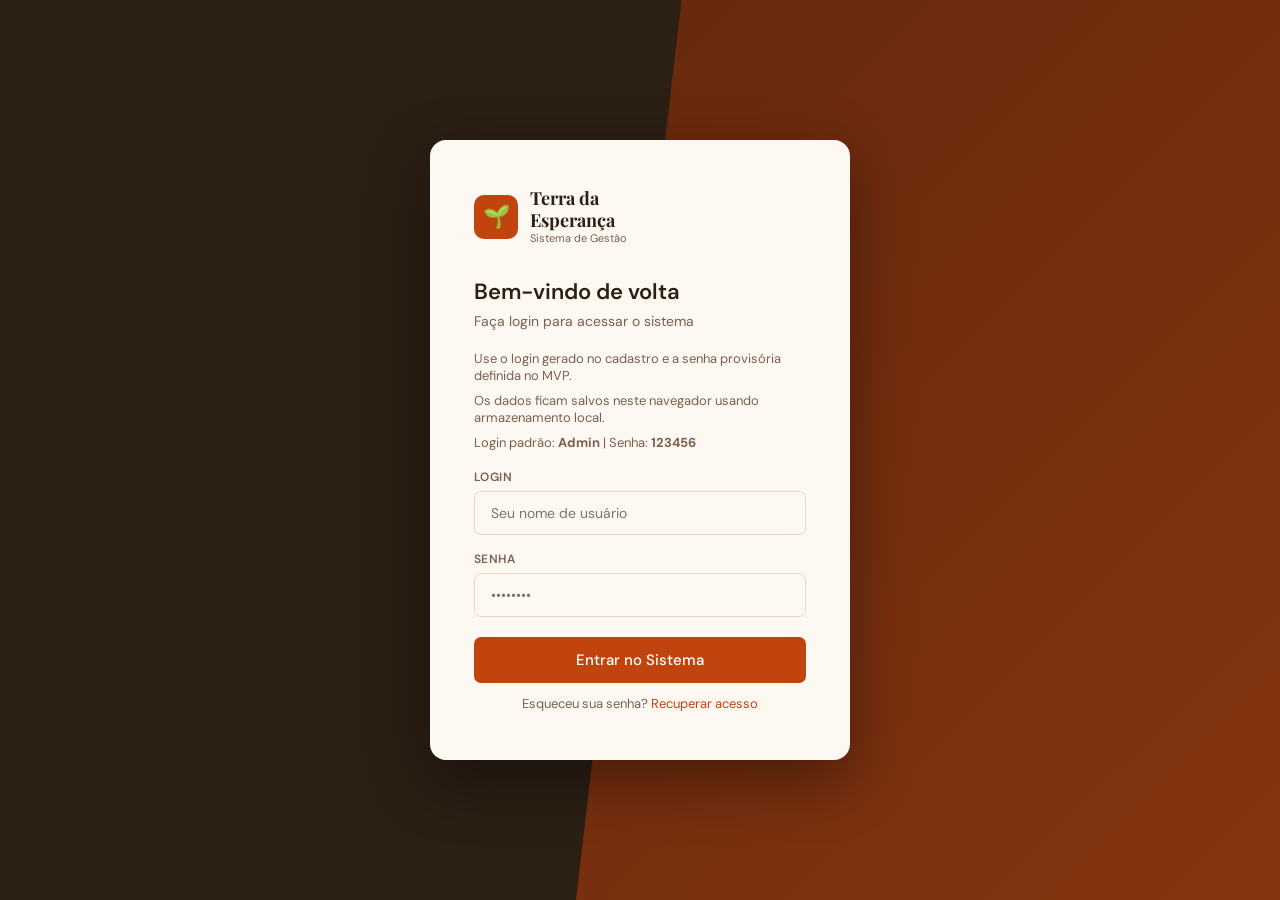
<file: view/index.html>
<!DOCTYPE html>
<html lang="pt-BR">
<head>
  <meta charset="UTF-8" />
  <meta name="viewport" content="width=device-width, initial-scale=1.0" />
  <title>Terra da Esperança – Login</title>
  <link rel="stylesheet" href="styles/style.css" />
</head>
<body class="login-page">
  <div class="login-bg-decor"></div>

  <div class="login-card">
    <div class="login-logo">
      <div class="login-logo-icon">🌱</div>
      <div>
        <h1>Terra da<br>Esperança</h1>
        <p>Sistema de Gestão</p>
      </div>
    </div>

    <h2>Bem-vindo de volta</h2>
    <p class="subtitle">Faça login para acessar o sistema</p>
    <p style="margin-top:-8px;margin-bottom:18px;font-size:13px;color:var(--text-muted);">Use o login gerado no cadastro e a senha provisória definida no MVP.</p>
    <p style="margin-top:-10px;margin-bottom:18px;font-size:13px;color:var(--text-muted);">Os dados ficam salvos neste navegador usando armazenamento local.</p>
    <p style="margin-top:-10px;margin-bottom:18px;font-size:13px;color:var(--text-muted);">Login padrão: <strong>Admin</strong> | Senha: <strong>123456</strong></p>

    <form id="login_form" class="login-form">
      <div class="form-group">
        <label>Login</label>
        <input type="text" id="login_usuario" placeholder="Seu nome de usuário" autocomplete="username" required />
      </div>
      <div class="form-group">
        <label>Senha</label>
        <input type="password" id="senha_usuario" placeholder="••••••••" autocomplete="current-password" required />
      </div>
      <p id="login_feedback" style="display:none;min-height:20px;margin:0;"></p>
      <button type="submit" id="btn_entrar_sistema" class="btn btn-primary">Entrar no Sistema</button>
    </form>

    <p class="forgot-link">
      Esqueceu sua senha? <a href="recuperar-senha.html">Recuperar acesso</a>
    </p>
  </div>
  <script src="../services/user_login.js"></script>
  <script src="../controller/login.js"></script>
</body>
</html>
</file>
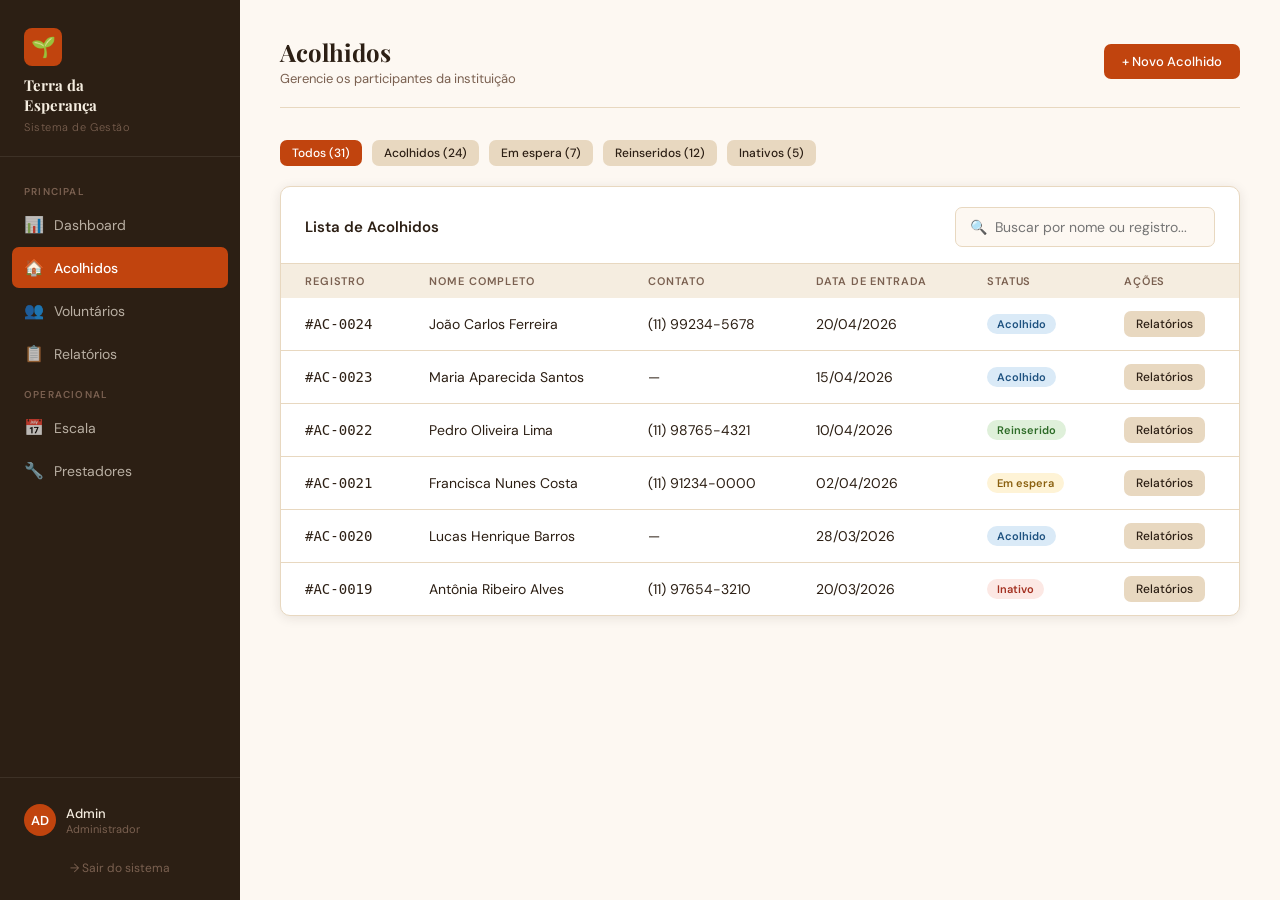
<file: view/acolhidos.html>
<!DOCTYPE html>
<html lang="pt-BR">
<head>
  <meta charset="UTF-8" />
  <meta name="viewport" content="width=device-width, initial-scale=1.0" />
  <title>Terra da Esperança – Acolhidos</title>
  <link rel="stylesheet" href="styles/style.css" />
</head>
<body>
<div class="layout">

  <aside class="sidebar">
    <div class="sidebar-brand">
      <div class="logo-icon">🌱</div>
      <h2>Terra da<br>Esperança</h2>
      <span>Sistema de Gestão</span>
    </div>
    <nav class="sidebar-nav">
      <div class="nav-section">Principal</div>
      <a href="dashboard.html"  class="nav-link"><span class="icon">📊</span> Dashboard</a>
      <a href="acolhidos.html"  class="nav-link active"><span class="icon">🏠</span> Acolhidos</a>
      <a href="voluntarios.html" class="nav-link"><span class="icon">👥</span> Voluntários</a>
      <a href="relatorios.html" class="nav-link"><span class="icon">📋</span> Relatórios</a>
      <div class="nav-section">Operacional</div>
      <a href="escala.html"      class="nav-link"><span class="icon">📅</span> Escala</a>
      <a href="prestadores.html" class="nav-link"><span class="icon">🔧</span> Prestadores</a>
    </nav>
    <div class="sidebar-footer">
      <div class="user-info">
        <div class="user-avatar">AD</div>
        <div>
          <div class="user-name">Admin</div>
          <div class="user-role">Administrador</div>
        </div>
      </div>
      <a href="index.html" class="logout-link">→ Sair do sistema</a>
    </div>
  </aside>

  <main class="main">
    <div class="topbar">
      <div>
        <div class="topbar-title">Acolhidos</div>
        <div class="topbar-subtitle">Gerencie os participantes da instituição</div>
      </div>
      <a href="cadastrar-acolhido.html" class="btn btn-primary">+ Novo Acolhido</a>
    </div>

    <!-- Filtros rápidos -->
    <div style="display:flex; gap:10px; margin-bottom:20px; flex-wrap:wrap;">
      <button class="btn btn-primary btn-sm">Todos (31)</button>
      <button class="btn btn-secondary btn-sm">Acolhidos (24)</button>
      <button class="btn btn-secondary btn-sm">Em espera (7)</button>
      <button class="btn btn-secondary btn-sm">Reinseridos (12)</button>
      <button class="btn btn-secondary btn-sm">Inativos (5)</button>
    </div>

    <div class="section-box">
      <div class="section-box-header">
        <h3>Lista de Acolhidos</h3>
        <input type="text" placeholder="🔍  Buscar por nome ou registro..." style="width:260px;"/>
      </div>
      <table>
        <thead>
          <tr>
            <th>Registro</th>
            <th>Nome Completo</th>
            <th>Contato</th>
            <th>Data de Entrada</th>
            <th>Status</th>
            <th>Ações</th>
          </tr>
        </thead>
        <tbody>
          <tr>
            <td><code>#AC-0024</code></td>
            <td>João Carlos Ferreira</td>
            <td>(11) 99234-5678</td>
            <td>20/04/2026</td>
            <td><span class="badge badge-acolhido">Acolhido</span></td>
            <td>
              <a href="relatorios.html" class="btn btn-secondary btn-sm">Relatórios</a>
            </td>
          </tr>
          <tr>
            <td><code>#AC-0023</code></td>
            <td>Maria Aparecida Santos</td>
            <td>—</td>
            <td>15/04/2026</td>
            <td><span class="badge badge-acolhido">Acolhido</span></td>
            <td>
              <a href="relatorios.html" class="btn btn-secondary btn-sm">Relatórios</a>
            </td>
          </tr>
          <tr>
            <td><code>#AC-0022</code></td>
            <td>Pedro Oliveira Lima</td>
            <td>(11) 98765-4321</td>
            <td>10/04/2026</td>
            <td><span class="badge badge-ativo">Reinserido</span></td>
            <td>
              <a href="relatorios.html" class="btn btn-secondary btn-sm">Relatórios</a>
            </td>
          </tr>
          <tr>
            <td><code>#AC-0021</code></td>
            <td>Francisca Nunes Costa</td>
            <td>(11) 91234-0000</td>
            <td>02/04/2026</td>
            <td><span class="badge badge-espera">Em espera</span></td>
            <td>
              <a href="relatorios.html" class="btn btn-secondary btn-sm">Relatórios</a>
            </td>
          </tr>
          <tr>
            <td><code>#AC-0020</code></td>
            <td>Lucas Henrique Barros</td>
            <td>—</td>
            <td>28/03/2026</td>
            <td><span class="badge badge-acolhido">Acolhido</span></td>
            <td>
              <a href="relatorios.html" class="btn btn-secondary btn-sm">Relatórios</a>
            </td>
          </tr>
          <tr>
            <td><code>#AC-0019</code></td>
            <td>Antônia Ribeiro Alves</td>
            <td>(11) 97654-3210</td>
            <td>20/03/2026</td>
            <td><span class="badge badge-inativo">Inativo</span></td>
            <td>
              <a href="relatorios.html" class="btn btn-secondary btn-sm">Relatórios</a>
            </td>
          </tr>
        </tbody>
      </table>
    </div>
  </main>

</div>
</body>
</html>
</file>
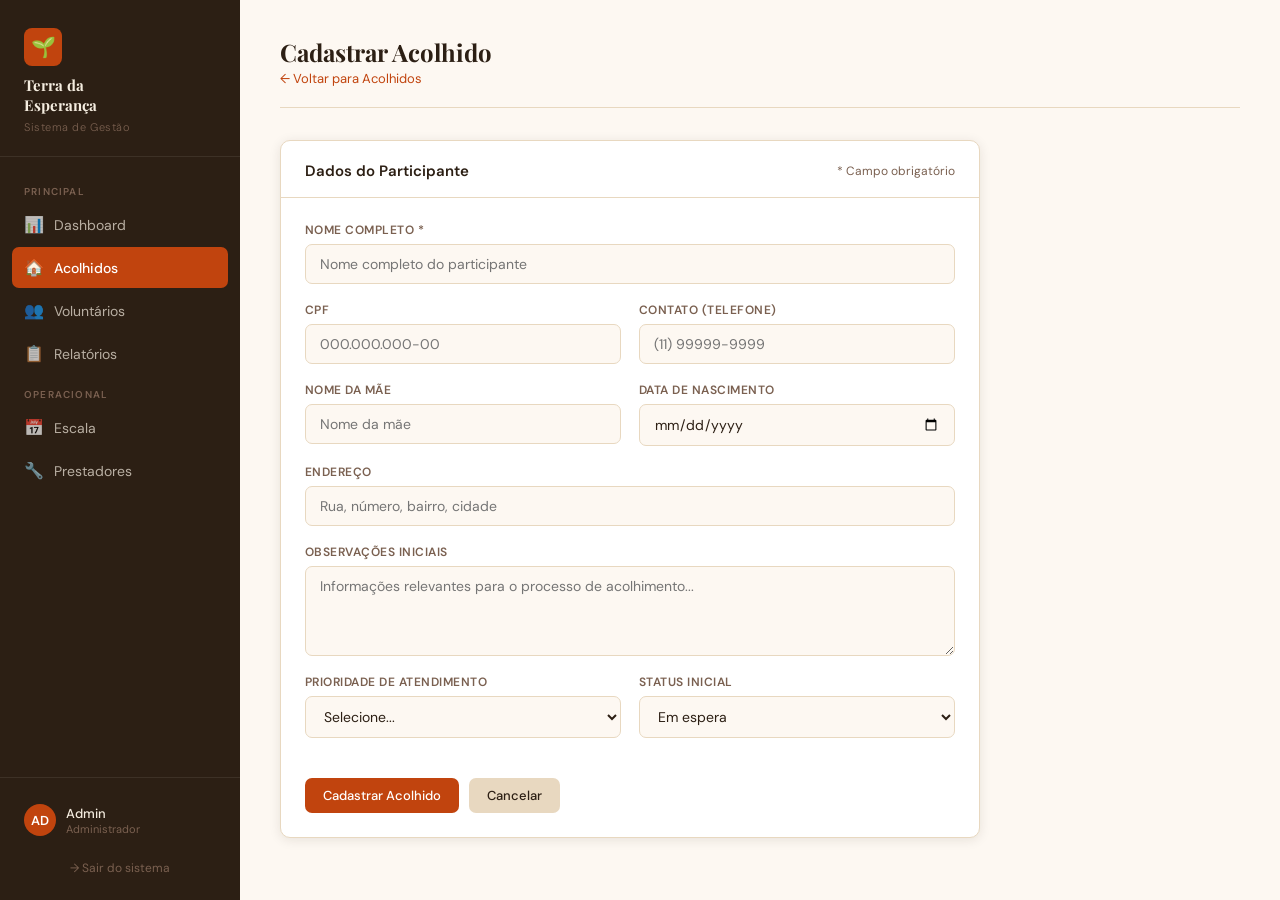
<file: view/cadastrar-acolhido.html>
<!DOCTYPE html>
<html lang="pt-BR">
<head>
  <meta charset="UTF-8" />
  <meta name="viewport" content="width=device-width, initial-scale=1.0" />
  <title>Terra da Esperança – Cadastrar Acolhido</title>
  <link rel="stylesheet" href="styles/style.css" />
</head>
<body>
<div class="layout">

  <aside class="sidebar">
    <div class="sidebar-brand">
      <div class="logo-icon">🌱</div>
      <h2>Terra da<br>Esperança</h2>
      <span>Sistema de Gestão</span>
    </div>
    <nav class="sidebar-nav">
      <div class="nav-section">Principal</div>
      <a href="dashboard.html"  class="nav-link"><span class="icon">📊</span> Dashboard</a>
      <a href="acolhidos.html"  class="nav-link active"><span class="icon">🏠</span> Acolhidos</a>
      <a href="voluntarios.html" class="nav-link"><span class="icon">👥</span> Voluntários</a>
      <a href="relatorios.html" class="nav-link"><span class="icon">📋</span> Relatórios</a>
      <div class="nav-section">Operacional</div>
      <a href="escala.html"      class="nav-link"><span class="icon">📅</span> Escala</a>
      <a href="prestadores.html" class="nav-link"><span class="icon">🔧</span> Prestadores</a>
    </nav>
    <div class="sidebar-footer">
      <div class="user-info">
        <div class="user-avatar">AD</div>
        <div>
          <div class="user-name">Admin</div>
          <div class="user-role">Administrador</div>
        </div>
      </div>
      <a href="index.html" class="logout-link">→ Sair do sistema</a>
    </div>
  </aside>

  <main class="main">
    <div class="topbar">
      <div>
        <div class="topbar-title">Cadastrar Acolhido</div>
        <div class="topbar-subtitle"><a href="acolhidos.html" style="color:var(--terra);text-decoration:none;">← Voltar para Acolhidos</a></div>
      </div>
    </div>

    <div class="section-box" style="max-width:700px;">
      <div class="section-box-header">
        <h3>Dados do Participante</h3>
        <span style="font-size:12px;color:var(--text-muted);">* Campo obrigatório</span>
      </div>

      <div class="form-grid">
        <div class="form-group full">
          <label>Nome Completo *</label>
          <input type="text" placeholder="Nome completo do participante" />
        </div>
        <div class="form-group">
          <label>CPF</label>
          <input type="text" placeholder="000.000.000-00" />
        </div>
        <div class="form-group">
          <label>Contato (Telefone)</label>
          <input type="text" placeholder="(11) 99999-9999" />
        </div>
        <div class="form-group">
          <label>Nome da Mãe</label>
          <input type="text" placeholder="Nome da mãe" />
        </div>
        <div class="form-group">
          <label>Data de Nascimento</label>
          <input type="date" />
        </div>
        <div class="form-group full">
          <label>Endereço</label>
          <input type="text" placeholder="Rua, número, bairro, cidade" />
        </div>
        <div class="form-group full">
          <label>Observações iniciais</label>
          <textarea placeholder="Informações relevantes para o processo de acolhimento..."></textarea>
        </div>
        <div class="form-group">
          <label>Prioridade de Atendimento</label>
          <select>
            <option>Selecione...</option>
            <option>Alta</option>
            <option>Média</option>
            <option>Baixa</option>
          </select>
        </div>
        <div class="form-group">
          <label>Status Inicial</label>
          <select>
            <option>Em espera</option>
            <option>Acolhido</option>
          </select>
        </div>
      </div>

      <div class="form-footer">
        <a href="acolhidos.html" class="btn btn-primary">Cadastrar Acolhido</a>
        <a href="acolhidos.html" class="btn btn-secondary">Cancelar</a>
      </div>
    </div>
  </main>

</div>
</body>
</html>
</file>
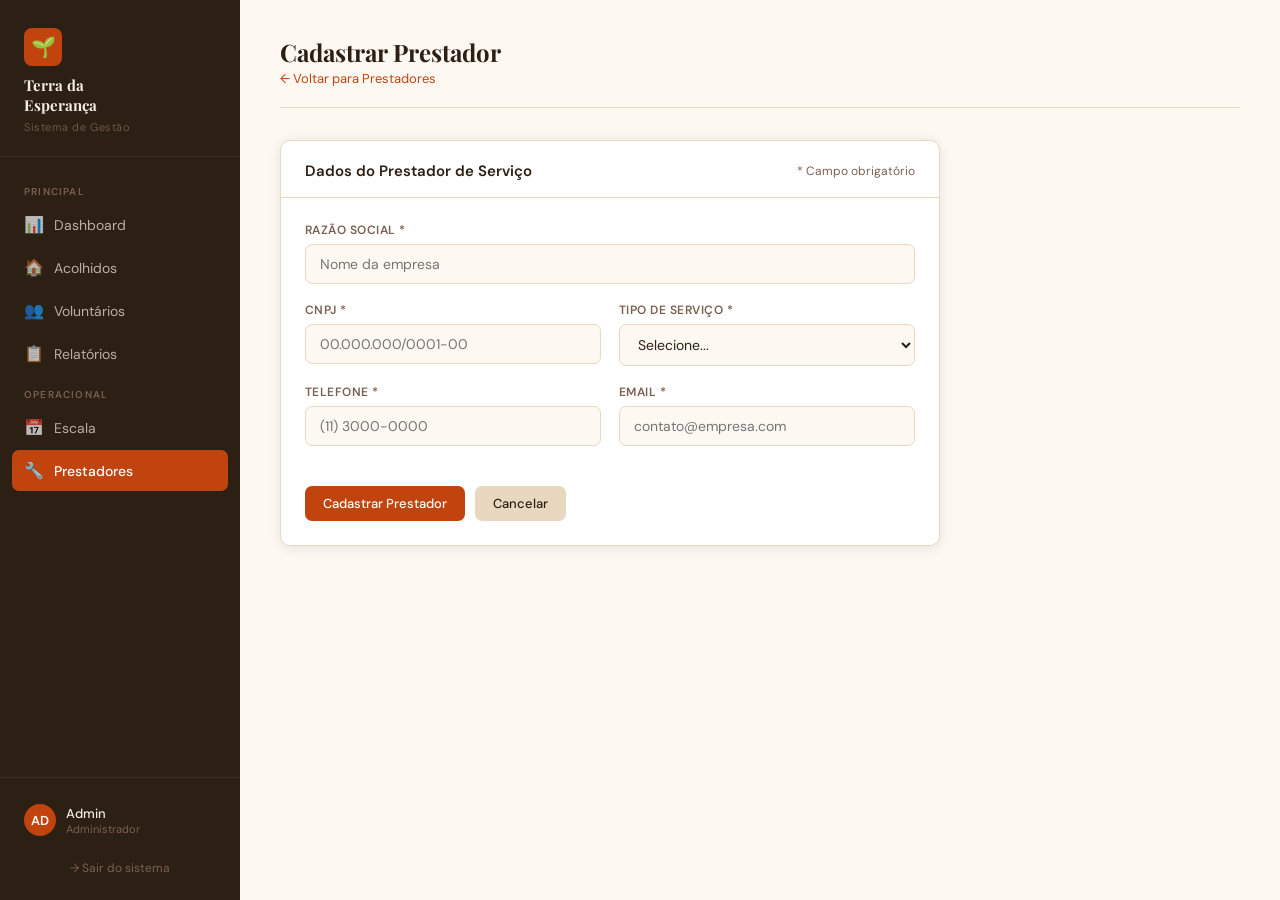
<file: view/cadastrar-prestador.html>
<!DOCTYPE html>
<html lang="pt-BR">
<head>
  <meta charset="UTF-8" />
  <meta name="viewport" content="width=device-width, initial-scale=1.0" />
  <title>Terra da Esperança – Cadastrar Prestador</title>
  <link rel="stylesheet" href="styles/style.css" />
</head>
<body>
<div class="layout">

  <aside class="sidebar">
    <div class="sidebar-brand">
      <div class="logo-icon">🌱</div>
      <h2>Terra da<br>Esperança</h2>
      <span>Sistema de Gestão</span>
    </div>
    <nav class="sidebar-nav">
      <div class="nav-section">Principal</div>
      <a href="dashboard.html"  class="nav-link"><span class="icon">📊</span> Dashboard</a>
      <a href="acolhidos.html"  class="nav-link"><span class="icon">🏠</span> Acolhidos</a>
      <a href="voluntarios.html" class="nav-link"><span class="icon">👥</span> Voluntários</a>
      <a href="relatorios.html" class="nav-link"><span class="icon">📋</span> Relatórios</a>
      <div class="nav-section">Operacional</div>
      <a href="escala.html"      class="nav-link"><span class="icon">📅</span> Escala</a>
      <a href="prestadores.html" class="nav-link active"><span class="icon">🔧</span> Prestadores</a>
    </nav>
    <div class="sidebar-footer">
      <div class="user-info">
        <div class="user-avatar">AD</div>
        <div>
          <div class="user-name">Admin</div>
          <div class="user-role">Administrador</div>
        </div>
      </div>
      <a href="index.html" class="logout-link">→ Sair do sistema</a>
    </div>
  </aside>

  <main class="main">
    <div class="topbar">
      <div>
        <div class="topbar-title">Cadastrar Prestador</div>
        <div class="topbar-subtitle"><a href="prestadores.html" style="color:var(--terra);text-decoration:none;">← Voltar para Prestadores</a></div>
      </div>
    </div>

    <div class="section-box" style="max-width:660px;">
      <div class="section-box-header">
        <h3>Dados do Prestador de Serviço</h3>
        <span style="font-size:12px;color:var(--text-muted);">* Campo obrigatório</span>
      </div>

      <div class="form-grid">
        <div class="form-group full">
          <label>Razão Social *</label>
          <input type="text" placeholder="Nome da empresa" />
        </div>
        <div class="form-group">
          <label>CNPJ *</label>
          <input type="text" placeholder="00.000.000/0001-00" />
        </div>
        <div class="form-group">
          <label>Tipo de Serviço *</label>
          <select>
            <option>Selecione...</option>
            <option>TI</option>
            <option>Manutenção Elétrica</option>
            <option>Manutenção Predial</option>
            <option>Limpeza e Higienização</option>
            <option>Saúde</option>
            <option>Outro</option>
          </select>
        </div>
        <div class="form-group">
          <label>Telefone *</label>
          <input type="text" placeholder="(11) 3000-0000" />
        </div>
        <div class="form-group">
          <label>Email *</label>
          <input type="email" placeholder="contato@empresa.com" />
        </div>
      </div>

      <div class="form-footer">
        <a href="prestadores.html" class="btn btn-primary">Cadastrar Prestador</a>
        <a href="prestadores.html" class="btn btn-secondary">Cancelar</a>
      </div>
    </div>
  </main>

</div>
</body>
</html>
</file>
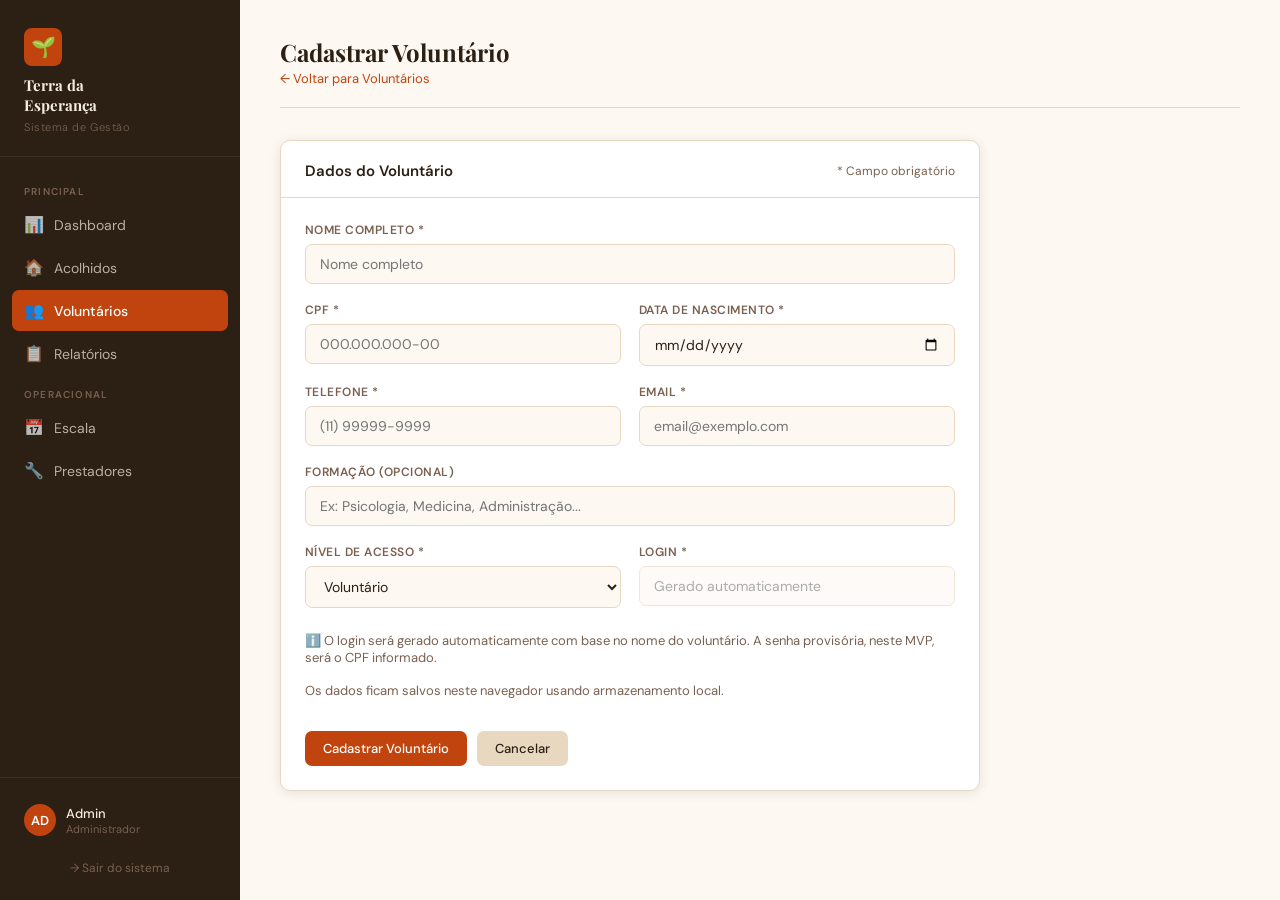
<file: view/cadastrar-voluntario.html>
<!DOCTYPE html>
<html lang="pt-BR">
<head>
  <meta charset="UTF-8" />
  <meta name="viewport" content="width=device-width, initial-scale=1.0" />
  <title>Terra da Esperança – Cadastrar Voluntário</title>
  <link rel="stylesheet" href="styles/style.css" />
</head>
<body>
<div class="layout">

  <aside class="sidebar">
    <div class="sidebar-brand">
      <div class="logo-icon">🌱</div>
      <h2>Terra da<br>Esperança</h2>
      <span>Sistema de Gestão</span>
    </div>
    <nav class="sidebar-nav">
      <div class="nav-section">Principal</div>
      <a href="dashboard.html"  class="nav-link"><span class="icon">📊</span> Dashboard</a>
      <a href="acolhidos.html"  class="nav-link"><span class="icon">🏠</span> Acolhidos</a>
      <a href="voluntarios.html" class="nav-link active"><span class="icon">👥</span> Voluntários</a>
      <a href="relatorios.html" class="nav-link"><span class="icon">📋</span> Relatórios</a>
      <div class="nav-section">Operacional</div>
      <a href="escala.html"      class="nav-link"><span class="icon">📅</span> Escala</a>
      <a href="prestadores.html" class="nav-link"><span class="icon">🔧</span> Prestadores</a>
    </nav>
    <div class="sidebar-footer">
      <div class="user-info">
        <div class="user-avatar">AD</div>
        <div>
          <div class="user-name">Admin</div>
          <div class="user-role">Administrador</div>
        </div>
      </div>
      <a href="index.html" class="logout-link">→ Sair do sistema</a>
    </div>
  </aside>

  <main class="main">
    <div class="topbar">
      <div>
        <div class="topbar-title">Cadastrar Voluntário</div>
        <div class="topbar-subtitle"><a href="voluntarios.html" style="color:var(--terra);text-decoration:none;">← Voltar para Voluntários</a></div>
      </div>
    </div>

    <form id="cadastro_usuario">

      <div class="section-box" style="max-width:700px;">
        <div class="section-box-header">
          <h3>Dados do Voluntário</h3>
          <span style="font-size:12px;color:var(--text-muted);">* Campo obrigatório</span>
        </div>
        
        <div class="form-grid">
          <div class="form-group full">
            <label>Nome Completo *</label>
            <input type="text" id="nome" placeholder="Nome completo" required  />
          </div>
          <div class="form-group">
            <label>CPF *</label>
            <input type="number" id="cpf" placeholder="000.000.000-00"  />
          </div>
          <div class="form-group">
            <label>Data de Nascimento *</label>
            <input type="date" id="dt_nascimento"  />
          </div>
          <div class="form-group">
            <label>Telefone *</label>
            <input type="text" id="telefone" placeholder="(11) 99999-9999"  />
          </div>
          <div class="form-group">
            <label>Email *</label>
            <input type="email" id="email" placeholder="email@exemplo.com"  />
          </div>
          <div class="form-group full">
            <label>Formação (opcional)</label>
            <input type="" id="formacao" placeholder="Ex: Psicologia, Medicina, Administração..."/>
          </div>
          <div class="form-group">
            <label>Nível de Acesso *</label>
            <select id="nivel_acesso" name="nivel_acesso">
              <option value="voluntario">Voluntário</option>
              <option value="administrador">Administrador</option>
            </select>
          </div>
          <div class="form-group">
            <label>Login *</label>
            <input type="text" id="login" placeholder="Gerado automaticamente" readonly style="opacity:0.6;" />
          </div>
        </div>
        
        <div style="padding: 0 24px 16px; font-size:13px; color:var(--text-muted);">
          ℹ️ O login será gerado automaticamente com base no nome do voluntário. A senha provisória, neste MVP, será o CPF informado.
        </div>
        <div style="padding: 0 24px 16px; font-size:13px; color:var(--text-muted);">
          Os dados ficam salvos neste navegador usando armazenamento local.
        </div>
        <div id="cadastro_feedback" style="display:none;margin:0 24px 16px;"></div>
        
        <div class="form-footer">
          <button type="submit" id="btn_cadastrar_voluntario" class="btn btn-primary"> Cadastrar Voluntário </button>
          <a href="voluntarios.html" class="btn btn-secondary">Cancelar</a>
        </div>
      </div>
    </form>
  </main>

</div>
<script src="../services/user_login.js"></script>
<script src="../controller/cadastro_voluntario.js"></script>
</body>
</html>
</file>
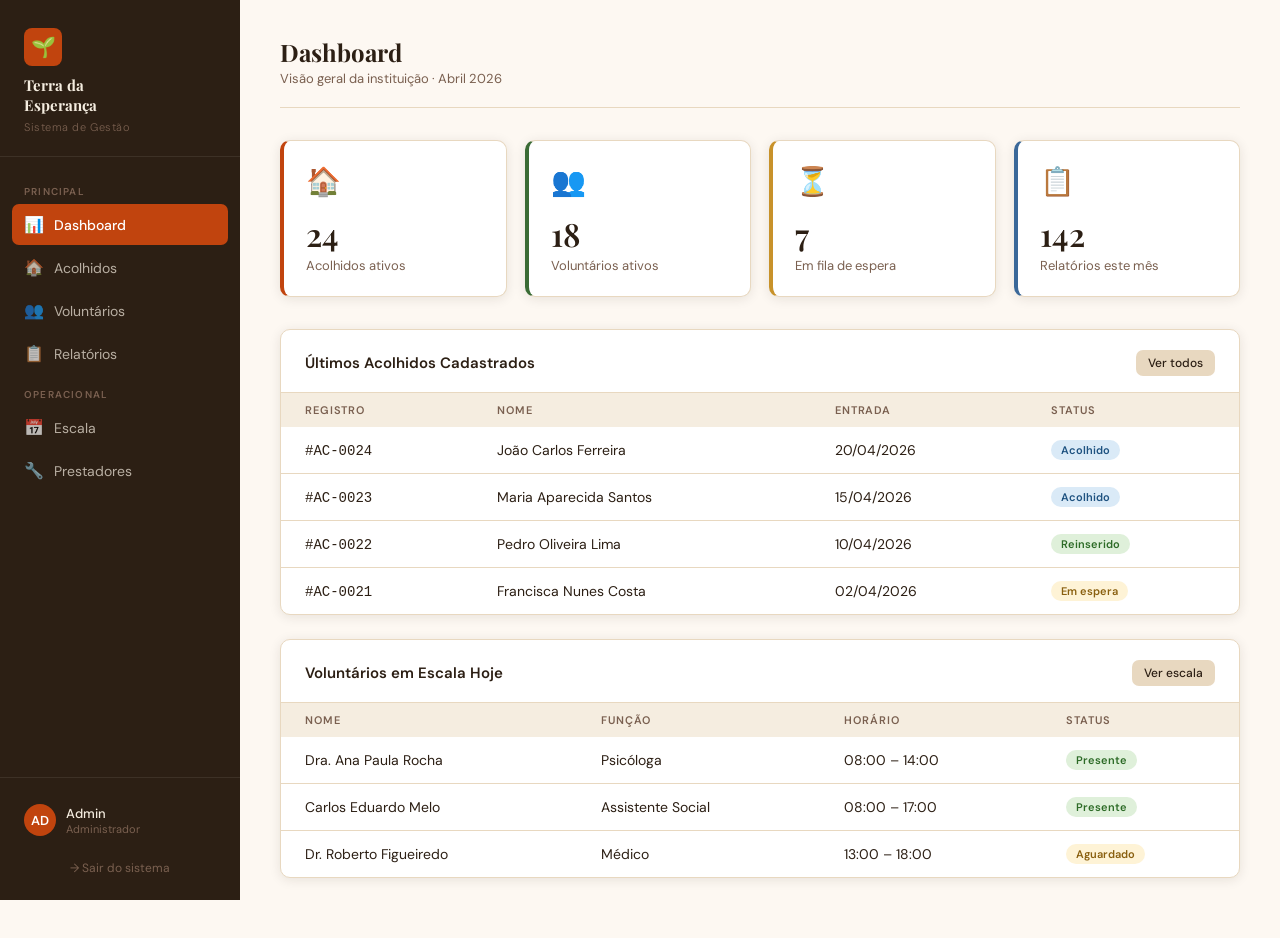
<file: view/dashboard.html>
<!DOCTYPE html>
<html lang="pt-BR">
<head>
  <meta charset="UTF-8" />
  <meta name="viewport" content="width=device-width, initial-scale=1.0" />
  <title>Terra da Esperança – Dashboard</title>
  <link rel="stylesheet" href="styles/style.css" />
</head>
<body>
<div class="layout">

  <!-- SIDEBAR -->
  <aside class="sidebar">
    <div class="sidebar-brand">
      <div class="logo-icon">🌱</div>
      <h2>Terra da<br>Esperança</h2>
      <span>Sistema de Gestão</span>
    </div>
    <nav class="sidebar-nav">
      <div class="nav-section">Principal</div>
      <a href="dashboard.html" class="nav-link active"><span class="icon">📊</span> Dashboard</a>
      <a href="acolhidos.html"  class="nav-link"><span class="icon">🏠</span> Acolhidos</a>
      <a href="voluntarios.html" class="nav-link"><span class="icon">👥</span> Voluntários</a>
      <a href="relatorios.html" class="nav-link"><span class="icon">📋</span> Relatórios</a>

      <div class="nav-section">Operacional</div>
      <a href="escala.html"      class="nav-link"><span class="icon">📅</span> Escala</a>
      <a href="prestadores.html" class="nav-link"><span class="icon">🔧</span> Prestadores</a>
    </nav>
    <div class="sidebar-footer">
      <div class="user-info">
        <div class="user-avatar">AD</div>
        <div>
          <div class="user-name">Admin</div>
          <div class="user-role">Administrador</div>
        </div>
      </div>
      <a href="index.html" class="logout-link">→ Sair do sistema</a>
    </div>
  </aside>

  <!-- MAIN -->
  <main class="main">
    <div class="topbar">
      <div>
        <div class="topbar-title">Dashboard</div>
        <div class="topbar-subtitle">Visão geral da instituição · Abril 2026</div>
      </div>
    </div>

    <!-- Cards de métricas -->
    <div class="cards-grid">
      <div class="card card-accent">
        <div class="card-icon">🏠</div>
        <div class="card-value">24</div>
        <div class="card-label">Acolhidos ativos</div>
      </div>
      <div class="card card-verde">
        <div class="card-icon">👥</div>
        <div class="card-value">18</div>
        <div class="card-label">Voluntários ativos</div>
      </div>
      <div class="card card-gold">
        <div class="card-icon">⏳</div>
        <div class="card-value">7</div>
        <div class="card-label">Em fila de espera</div>
      </div>
      <div class="card card-blue">
        <div class="card-icon">📋</div>
        <div class="card-value">142</div>
        <div class="card-label">Relatórios este mês</div>
      </div>
    </div>

    <!-- Últimos acolhidos -->
    <div class="section-box">
      <div class="section-box-header">
        <h3>Últimos Acolhidos Cadastrados</h3>
        <a href="acolhidos.html" class="btn btn-secondary btn-sm">Ver todos</a>
      </div>
      <table>
        <thead>
          <tr>
            <th>Registro</th>
            <th>Nome</th>
            <th>Entrada</th>
            <th>Status</th>
          </tr>
        </thead>
        <tbody>
          <tr>
            <td><code>#AC-0024</code></td>
            <td>João Carlos Ferreira</td>
            <td>20/04/2026</td>
            <td><span class="badge badge-acolhido">Acolhido</span></td>
          </tr>
          <tr>
            <td><code>#AC-0023</code></td>
            <td>Maria Aparecida Santos</td>
            <td>15/04/2026</td>
            <td><span class="badge badge-acolhido">Acolhido</span></td>
          </tr>
          <tr>
            <td><code>#AC-0022</code></td>
            <td>Pedro Oliveira Lima</td>
            <td>10/04/2026</td>
            <td><span class="badge badge-ativo">Reinserido</span></td>
          </tr>
          <tr>
            <td><code>#AC-0021</code></td>
            <td>Francisca Nunes Costa</td>
            <td>02/04/2026</td>
            <td><span class="badge badge-espera">Em espera</span></td>
          </tr>
        </tbody>
      </table>
    </div>

    <!-- Voluntários hoje -->
    <div class="section-box">
      <div class="section-box-header">
        <h3>Voluntários em Escala Hoje</h3>
        <a href="escala.html" class="btn btn-secondary btn-sm">Ver escala</a>
      </div>
      <table>
        <thead>
          <tr>
            <th>Nome</th>
            <th>Função</th>
            <th>Horário</th>
            <th>Status</th>
          </tr>
        </thead>
        <tbody>
          <tr>
            <td>Dra. Ana Paula Rocha</td>
            <td>Psicóloga</td>
            <td>08:00 – 14:00</td>
            <td><span class="badge badge-ativo">Presente</span></td>
          </tr>
          <tr>
            <td>Carlos Eduardo Melo</td>
            <td>Assistente Social</td>
            <td>08:00 – 17:00</td>
            <td><span class="badge badge-ativo">Presente</span></td>
          </tr>
          <tr>
            <td>Dr. Roberto Figueiredo</td>
            <td>Médico</td>
            <td>13:00 – 18:00</td>
            <td><span class="badge badge-espera">Aguardado</span></td>
          </tr>
        </tbody>
      </table>
    </div>
  </main>

</div>
</body>
</html>
</file>
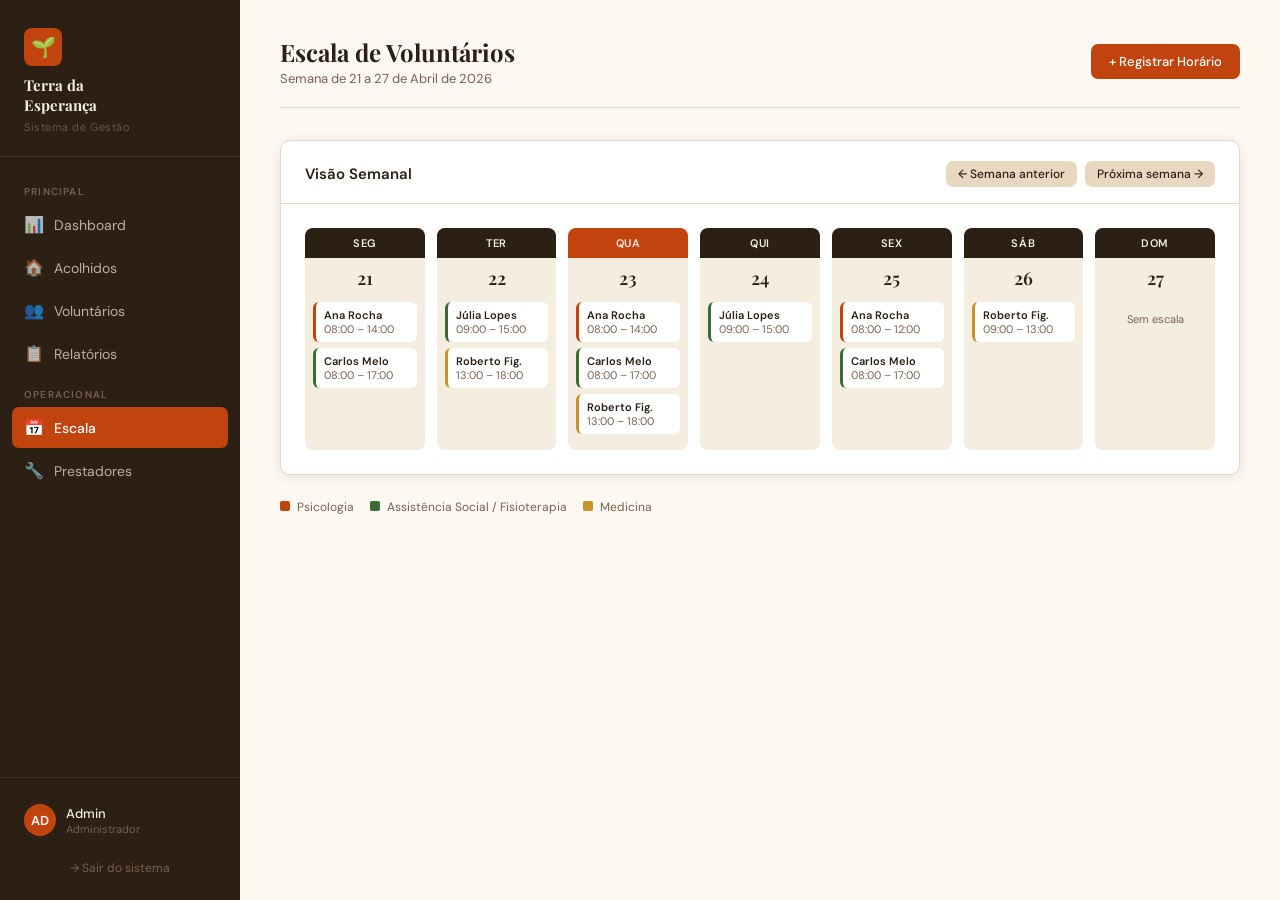
<file: view/escala.html>
<!DOCTYPE html>
<html lang="pt-BR">
<head>
  <meta charset="UTF-8" />
  <meta name="viewport" content="width=device-width, initial-scale=1.0" />
  <title>Terra da Esperança – Escala</title>
  <link rel="stylesheet" href="styles/style.css" />
</head>
<body>
<div class="layout">

  <aside class="sidebar">
    <div class="sidebar-brand">
      <div class="logo-icon">🌱</div>
      <h2>Terra da<br>Esperança</h2>
      <span>Sistema de Gestão</span>
    </div>
    <nav class="sidebar-nav">
      <div class="nav-section">Principal</div>
      <a href="dashboard.html"  class="nav-link"><span class="icon">📊</span> Dashboard</a>
      <a href="acolhidos.html"  class="nav-link"><span class="icon">🏠</span> Acolhidos</a>
      <a href="voluntarios.html" class="nav-link"><span class="icon">👥</span> Voluntários</a>
      <a href="relatorios.html" class="nav-link"><span class="icon">📋</span> Relatórios</a>
      <div class="nav-section">Operacional</div>
      <a href="escala.html"      class="nav-link active"><span class="icon">📅</span> Escala</a>
      <a href="prestadores.html" class="nav-link"><span class="icon">🔧</span> Prestadores</a>
    </nav>
    <div class="sidebar-footer">
      <div class="user-info">
        <div class="user-avatar">AD</div>
        <div>
          <div class="user-name">Admin</div>
          <div class="user-role">Administrador</div>
        </div>
      </div>
      <a href="index.html" class="logout-link">→ Sair do sistema</a>
    </div>
  </aside>

  <main class="main">
    <div class="topbar">
      <div>
        <div class="topbar-title">Escala de Voluntários</div>
        <div class="topbar-subtitle">Semana de 21 a 27 de Abril de 2026</div>
      </div>
      <a href="registrar-escala.html" class="btn btn-primary">+ Registrar Horário</a>
    </div>

    <div class="section-box">
      <div class="section-box-header">
        <h3>Visão Semanal</h3>
        <div style="display:flex;gap:8px;">
          <button class="btn btn-secondary btn-sm">← Semana anterior</button>
          <button class="btn btn-secondary btn-sm">Próxima semana →</button>
        </div>
      </div>

      <div class="week-grid">
        <div class="day-col">
          <div class="day-header">Seg</div>
          <div class="day-date">21</div>
          <div class="day-slots">
            <div class="slot">
              <div class="slot-name">Ana Rocha</div>
              <div class="slot-time">08:00 – 14:00</div>
            </div>
            <div class="slot slot-verde">
              <div class="slot-name">Carlos Melo</div>
              <div class="slot-time">08:00 – 17:00</div>
            </div>
          </div>
        </div>

        <div class="day-col">
          <div class="day-header">Ter</div>
          <div class="day-date">22</div>
          <div class="day-slots">
            <div class="slot slot-verde">
              <div class="slot-name">Júlia Lopes</div>
              <div class="slot-time">09:00 – 15:00</div>
            </div>
            <div class="slot slot-gold">
              <div class="slot-name">Roberto Fig.</div>
              <div class="slot-time">13:00 – 18:00</div>
            </div>
          </div>
        </div>

        <div class="day-col">
          <div class="day-header" style="background:var(--terra);">Qua</div>
          <div class="day-date">23</div>
          <div class="day-slots">
            <div class="slot">
              <div class="slot-name">Ana Rocha</div>
              <div class="slot-time">08:00 – 14:00</div>
            </div>
            <div class="slot slot-verde">
              <div class="slot-name">Carlos Melo</div>
              <div class="slot-time">08:00 – 17:00</div>
            </div>
            <div class="slot slot-gold">
              <div class="slot-name">Roberto Fig.</div>
              <div class="slot-time">13:00 – 18:00</div>
            </div>
          </div>
        </div>

        <div class="day-col">
          <div class="day-header">Qui</div>
          <div class="day-date">24</div>
          <div class="day-slots">
            <div class="slot slot-verde">
              <div class="slot-name">Júlia Lopes</div>
              <div class="slot-time">09:00 – 15:00</div>
            </div>
          </div>
        </div>

        <div class="day-col">
          <div class="day-header">Sex</div>
          <div class="day-date">25</div>
          <div class="day-slots">
            <div class="slot">
              <div class="slot-name">Ana Rocha</div>
              <div class="slot-time">08:00 – 12:00</div>
            </div>
            <div class="slot slot-verde">
              <div class="slot-name">Carlos Melo</div>
              <div class="slot-time">08:00 – 17:00</div>
            </div>
          </div>
        </div>

        <div class="day-col">
          <div class="day-header">Sáb</div>
          <div class="day-date">26</div>
          <div class="day-slots">
            <div class="slot slot-gold">
              <div class="slot-name">Roberto Fig.</div>
              <div class="slot-time">09:00 – 13:00</div>
            </div>
          </div>
        </div>

        <div class="day-col">
          <div class="day-header">Dom</div>
          <div class="day-date">27</div>
          <div class="day-slots">
            <div style="text-align:center;padding:10px 0;font-size:11px;color:var(--text-muted);">Sem escala</div>
          </div>
        </div>
      </div>
    </div>

    <!-- Legenda -->
    <div style="display:flex;gap:16px;flex-wrap:wrap;margin-top:4px;">
      <span style="font-size:12px;color:var(--text-muted);">
        <span style="display:inline-block;width:10px;height:10px;border-radius:2px;background:var(--terra);margin-right:4px;"></span>
        Psicologia
      </span>
      <span style="font-size:12px;color:var(--text-muted);">
        <span style="display:inline-block;width:10px;height:10px;border-radius:2px;background:var(--verde);margin-right:4px;"></span>
        Assistência Social / Fisioterapia
      </span>
      <span style="font-size:12px;color:var(--text-muted);">
        <span style="display:inline-block;width:10px;height:10px;border-radius:2px;background:#c8922a;margin-right:4px;"></span>
        Medicina
      </span>
    </div>
  </main>

</div>
</body>
</html>
</file>
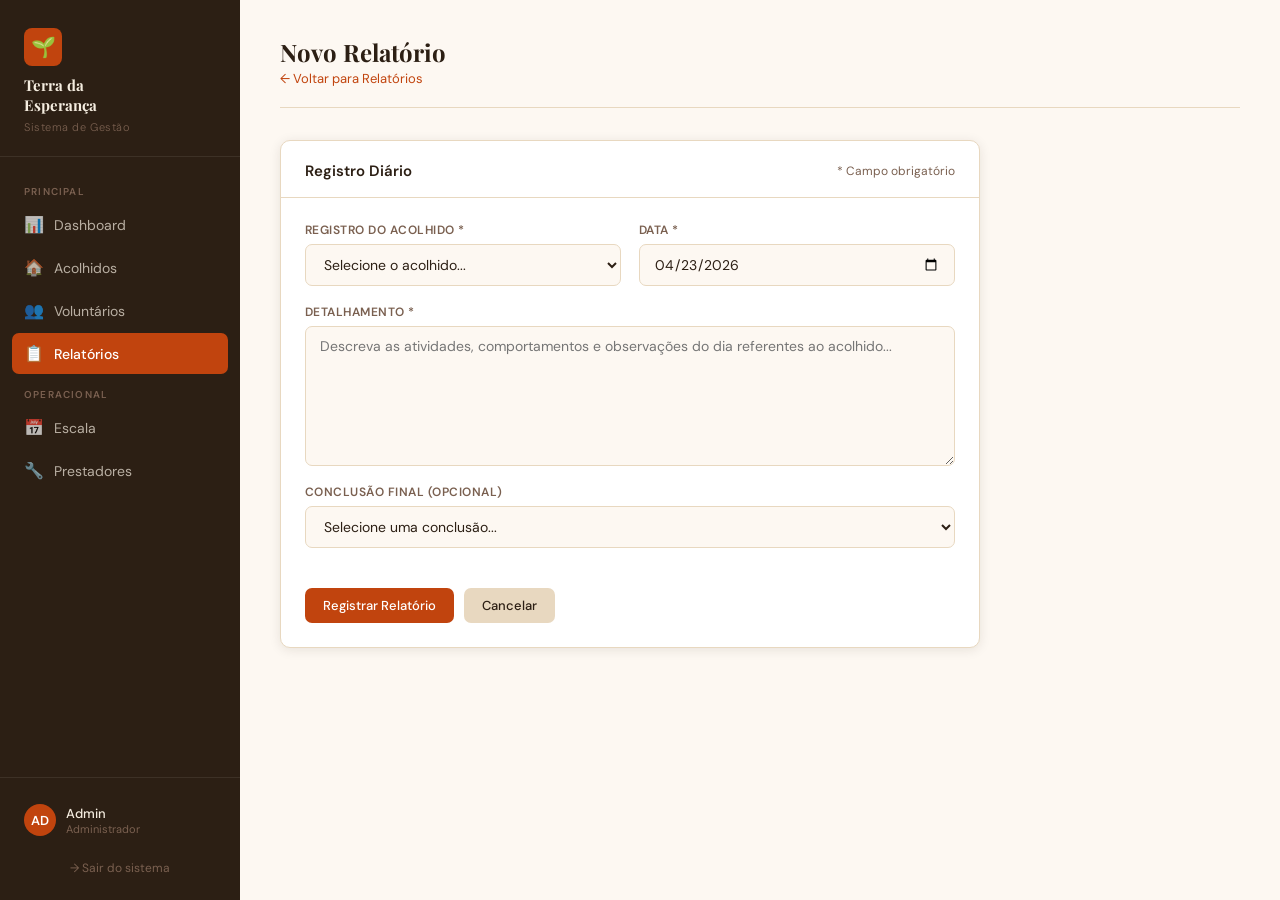
<file: view/novo-relatorio.html>
<!DOCTYPE html>
<html lang="pt-BR">
<head>
  <meta charset="UTF-8" />
  <meta name="viewport" content="width=device-width, initial-scale=1.0" />
  <title>Terra da Esperança – Novo Relatório</title>
  <link rel="stylesheet" href="styles/style.css" />
</head>
<body>
<div class="layout">

  <aside class="sidebar">
    <div class="sidebar-brand">
      <div class="logo-icon">🌱</div>
      <h2>Terra da<br>Esperança</h2>
      <span>Sistema de Gestão</span>
    </div>
    <nav class="sidebar-nav">
      <div class="nav-section">Principal</div>
      <a href="dashboard.html"  class="nav-link"><span class="icon">📊</span> Dashboard</a>
      <a href="acolhidos.html"  class="nav-link"><span class="icon">🏠</span> Acolhidos</a>
      <a href="voluntarios.html" class="nav-link"><span class="icon">👥</span> Voluntários</a>
      <a href="relatorios.html" class="nav-link active"><span class="icon">📋</span> Relatórios</a>
      <div class="nav-section">Operacional</div>
      <a href="escala.html"      class="nav-link"><span class="icon">📅</span> Escala</a>
      <a href="prestadores.html" class="nav-link"><span class="icon">🔧</span> Prestadores</a>
    </nav>
    <div class="sidebar-footer">
      <div class="user-info">
        <div class="user-avatar">AD</div>
        <div>
          <div class="user-name">Admin</div>
          <div class="user-role">Administrador</div>
        </div>
      </div>
      <a href="index.html" class="logout-link">→ Sair do sistema</a>
    </div>
  </aside>

  <main class="main">
    <div class="topbar">
      <div>
        <div class="topbar-title">Novo Relatório</div>
        <div class="topbar-subtitle"><a href="relatorios.html" style="color:var(--terra);text-decoration:none;">← Voltar para Relatórios</a></div>
      </div>
    </div>

    <div class="section-box" style="max-width:700px;">
      <div class="section-box-header">
        <h3>Registro Diário</h3>
        <span style="font-size:12px;color:var(--text-muted);">* Campo obrigatório</span>
      </div>

      <div class="form-grid">
        <div class="form-group">
          <label>Registro do Acolhido *</label>
          <select>
            <option>Selecione o acolhido...</option>
            <option>#AC-0024 – João Carlos Ferreira</option>
            <option>#AC-0023 – Maria Aparecida Santos</option>
            <option>#AC-0022 – Pedro Oliveira Lima</option>
            <option>#AC-0020 – Lucas Henrique Barros</option>
          </select>
        </div>
        <div class="form-group">
          <label>Data *</label>
          <input type="date" value="2026-04-23" />
        </div>
        <div class="form-group full">
          <label>Detalhamento *</label>
          <textarea style="min-height:140px;" placeholder="Descreva as atividades, comportamentos e observações do dia referentes ao acolhido..."></textarea>
        </div>
        <div class="form-group full">
          <label>Conclusão Final (opcional)</label>
          <select>
            <option>Selecione uma conclusão...</option>
            <option>Evolução positiva</option>
            <option>Estável</option>
            <option>Acompanhar</option>
            <option>Requer atenção</option>
            <option>Em processo</option>
          </select>
        </div>
      </div>

      <div class="form-footer">
        <a href="relatorios.html" class="btn btn-primary">Registrar Relatório</a>
        <a href="relatorios.html" class="btn btn-secondary">Cancelar</a>
      </div>
    </div>
  </main>

</div>
</body>
</html>
</file>
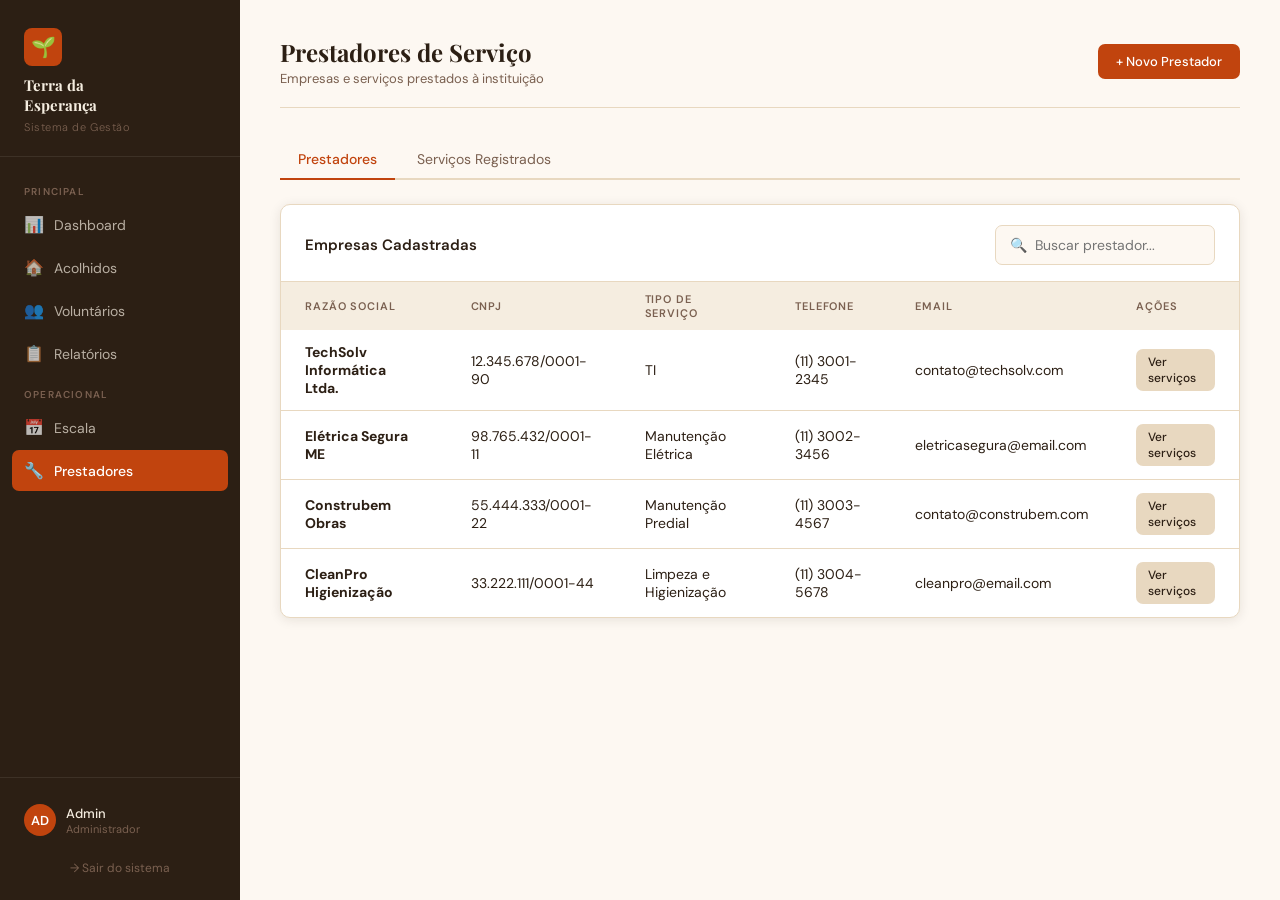
<file: view/prestadores.html>
<!DOCTYPE html>
<html lang="pt-BR">
<head>
  <meta charset="UTF-8" />
  <meta name="viewport" content="width=device-width, initial-scale=1.0" />
  <title>Terra da Esperança – Prestadores</title>
  <link rel="stylesheet" href="styles/style.css" />
</head>
<body>
<div class="layout">

  <aside class="sidebar">
    <div class="sidebar-brand">
      <div class="logo-icon">🌱</div>
      <h2>Terra da<br>Esperança</h2>
      <span>Sistema de Gestão</span>
    </div>
    <nav class="sidebar-nav">
      <div class="nav-section">Principal</div>
      <a href="dashboard.html"  class="nav-link"><span class="icon">📊</span> Dashboard</a>
      <a href="acolhidos.html"  class="nav-link"><span class="icon">🏠</span> Acolhidos</a>
      <a href="voluntarios.html" class="nav-link"><span class="icon">👥</span> Voluntários</a>
      <a href="relatorios.html" class="nav-link"><span class="icon">📋</span> Relatórios</a>
      <div class="nav-section">Operacional</div>
      <a href="escala.html"      class="nav-link"><span class="icon">📅</span> Escala</a>
      <a href="prestadores.html" class="nav-link active"><span class="icon">🔧</span> Prestadores</a>
    </nav>
    <div class="sidebar-footer">
      <div class="user-info">
        <div class="user-avatar">AD</div>
        <div>
          <div class="user-name">Admin</div>
          <div class="user-role">Administrador</div>
        </div>
      </div>
      <a href="index.html" class="logout-link">→ Sair do sistema</a>
    </div>
  </aside>

  <main class="main">
    <div class="topbar">
      <div>
        <div class="topbar-title">Prestadores de Serviço</div>
        <div class="topbar-subtitle">Empresas e serviços prestados à instituição</div>
      </div>
      <a href="cadastrar-prestador.html" class="btn btn-primary">+ Novo Prestador</a>
    </div>

    <!-- Tabs -->
    <div style="display:flex;gap:4px;margin-bottom:24px;border-bottom:2px solid var(--areia-dark);">
      <a href="prestadores.html" style="padding:10px 18px;font-size:14px;font-weight:500;color:var(--terra);border-bottom:2px solid var(--terra);margin-bottom:-2px;text-decoration:none;">Prestadores</a>
      <a href="servicos.html"    style="padding:10px 18px;font-size:14px;font-weight:400;color:var(--text-muted);text-decoration:none;">Serviços Registrados</a>
    </div>

    <div class="section-box">
      <div class="section-box-header">
        <h3>Empresas Cadastradas</h3>
        <input type="text" placeholder="🔍  Buscar prestador..." style="width:220px;"/>
      </div>
      <table>
        <thead>
          <tr>
            <th>Razão Social</th>
            <th>CNPJ</th>
            <th>Tipo de Serviço</th>
            <th>Telefone</th>
            <th>Email</th>
            <th>Ações</th>
          </tr>
        </thead>
        <tbody>
          <tr>
            <td><strong>TechSolv Informática Ltda.</strong></td>
            <td>12.345.678/0001-90</td>
            <td>TI</td>
            <td>(11) 3001-2345</td>
            <td>contato@techsolv.com</td>
            <td>
              <a href="servicos.html" class="btn btn-secondary btn-sm">Ver serviços</a>
            </td>
          </tr>
          <tr>
            <td><strong>Elétrica Segura ME</strong></td>
            <td>98.765.432/0001-11</td>
            <td>Manutenção Elétrica</td>
            <td>(11) 3002-3456</td>
            <td>eletricasegura@email.com</td>
            <td>
              <a href="servicos.html" class="btn btn-secondary btn-sm">Ver serviços</a>
            </td>
          </tr>
          <tr>
            <td><strong>Construbem Obras</strong></td>
            <td>55.444.333/0001-22</td>
            <td>Manutenção Predial</td>
            <td>(11) 3003-4567</td>
            <td>contato@construbem.com</td>
            <td>
              <a href="servicos.html" class="btn btn-secondary btn-sm">Ver serviços</a>
            </td>
          </tr>
          <tr>
            <td><strong>CleanPro Higienização</strong></td>
            <td>33.222.111/0001-44</td>
            <td>Limpeza e Higienização</td>
            <td>(11) 3004-5678</td>
            <td>cleanpro@email.com</td>
            <td>
              <a href="servicos.html" class="btn btn-secondary btn-sm">Ver serviços</a>
            </td>
          </tr>
        </tbody>
      </table>
    </div>
  </main>

</div>
</body>
</html>
</file>
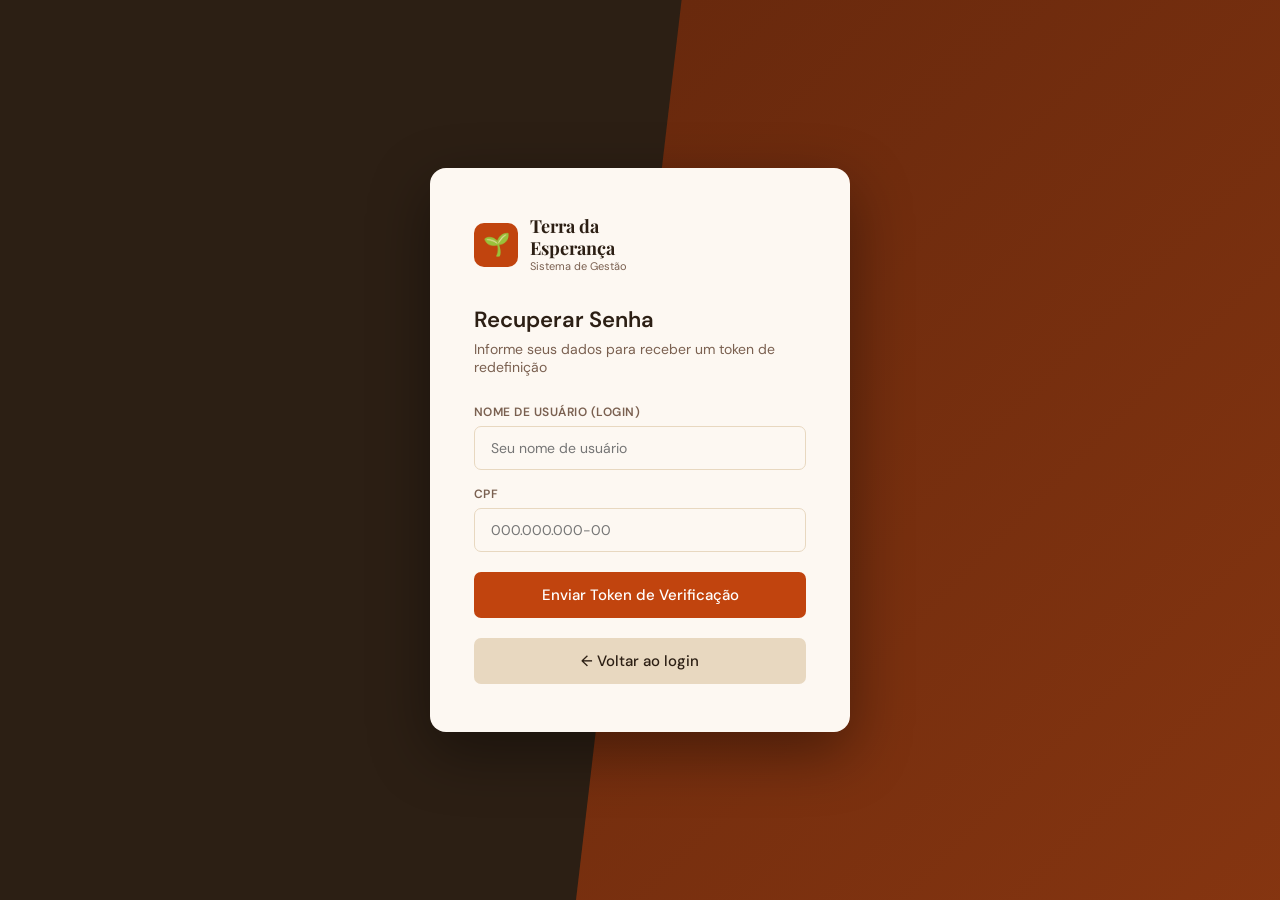
<file: view/recuperar-senha.html>
<!DOCTYPE html>
<html lang="pt-BR">
<head>
  <meta charset="UTF-8" />
  <meta name="viewport" content="width=device-width, initial-scale=1.0" />
  <title>Terra da Esperança – Recuperar Senha</title>
  <link rel="stylesheet" href="styles/style.css" />
</head>
<body class="login-page">
  <div class="login-bg-decor"></div>

  <div class="login-card">
    <div class="login-logo">
      <div class="login-logo-icon">🌱</div>
      <div>
        <h1>Terra da<br>Esperança</h1>
        <p>Sistema de Gestão</p>
      </div>
    </div>

    <h2>Recuperar Senha</h2>
    <p class="subtitle">Informe seus dados para receber um token de redefinição</p>

    <div class="login-form">
      <div class="form-group">
        <label>Nome de Usuário (Login)</label>
        <input type="text" placeholder="Seu nome de usuário" />
      </div>
      <div class="form-group">
        <label>CPF</label>
        <input type="text" placeholder="000.000.000-00" />
      </div>
      <a href="index.html" class="btn btn-primary">Enviar Token de Verificação</a>
      <a href="index.html" class="btn btn-secondary" style="justify-content:center;">← Voltar ao login</a>
    </div>
  </div>
</body>
</html>
</file>
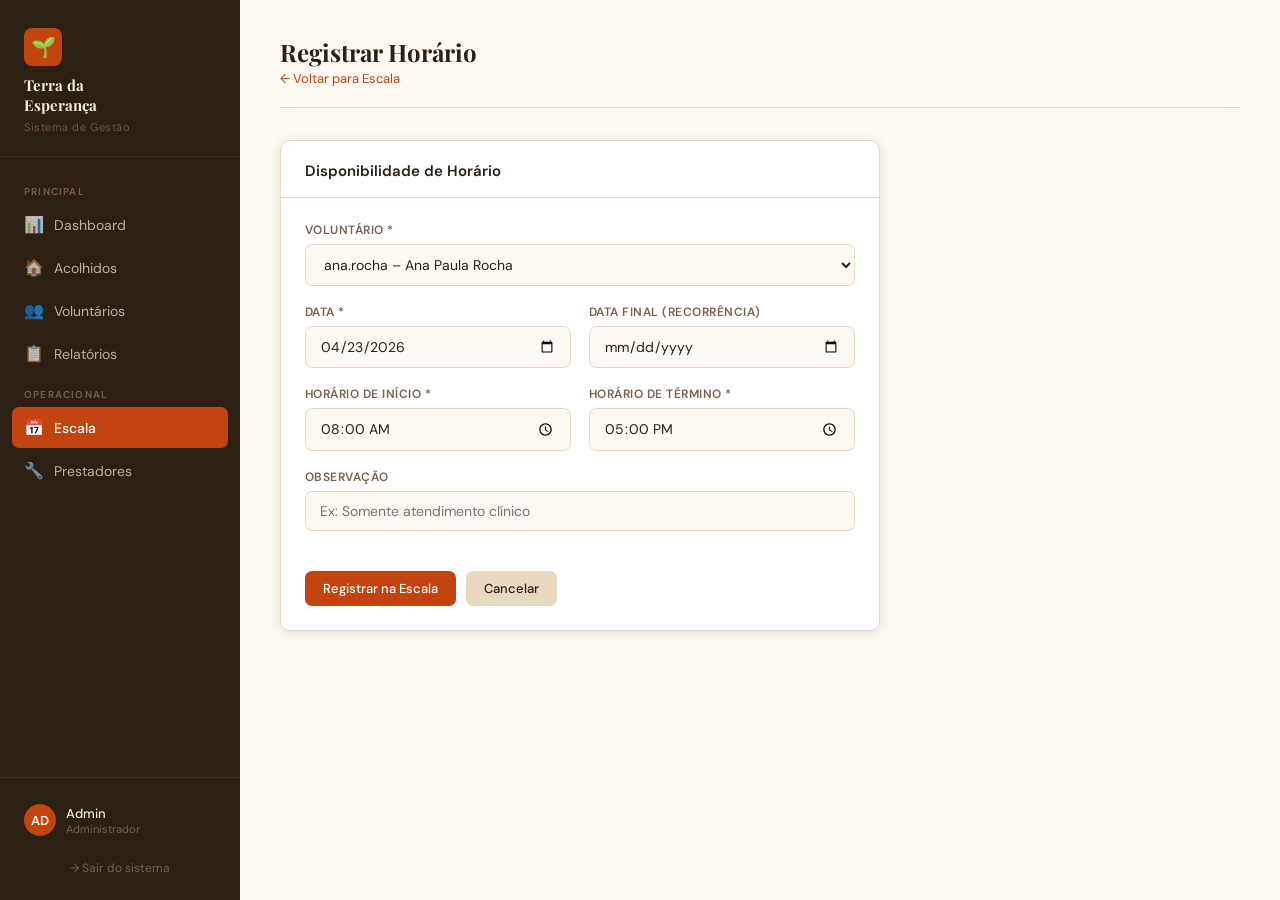
<file: view/registrar-escala.html>
<!DOCTYPE html>
<html lang="pt-BR">
<head>
  <meta charset="UTF-8" />
  <meta name="viewport" content="width=device-width, initial-scale=1.0" />
  <title>Terra da Esperança – Registrar Horário</title>
  <link rel="stylesheet" href="styles/style.css" />
</head>
<body>
<div class="layout">

  <aside class="sidebar">
    <div class="sidebar-brand">
      <div class="logo-icon">🌱</div>
      <h2>Terra da<br>Esperança</h2>
      <span>Sistema de Gestão</span>
    </div>
    <nav class="sidebar-nav">
      <div class="nav-section">Principal</div>
      <a href="dashboard.html"  class="nav-link"><span class="icon">📊</span> Dashboard</a>
      <a href="acolhidos.html"  class="nav-link"><span class="icon">🏠</span> Acolhidos</a>
      <a href="voluntarios.html" class="nav-link"><span class="icon">👥</span> Voluntários</a>
      <a href="relatorios.html" class="nav-link"><span class="icon">📋</span> Relatórios</a>
      <div class="nav-section">Operacional</div>
      <a href="escala.html"      class="nav-link active"><span class="icon">📅</span> Escala</a>
      <a href="prestadores.html" class="nav-link"><span class="icon">🔧</span> Prestadores</a>
    </nav>
    <div class="sidebar-footer">
      <div class="user-info">
        <div class="user-avatar">AD</div>
        <div>
          <div class="user-name">Admin</div>
          <div class="user-role">Administrador</div>
        </div>
      </div>
      <a href="index.html" class="logout-link">→ Sair do sistema</a>
    </div>
  </aside>

  <main class="main">
    <div class="topbar">
      <div>
        <div class="topbar-title">Registrar Horário</div>
        <div class="topbar-subtitle"><a href="escala.html" style="color:var(--terra);text-decoration:none;">← Voltar para Escala</a></div>
      </div>
    </div>

    <div class="section-box" style="max-width:600px;">
      <div class="section-box-header">
        <h3>Disponibilidade de Horário</h3>
      </div>

      <div class="form-grid">
        <div class="form-group full">
          <label>Voluntário *</label>
          <select>
            <option>ana.rocha – Ana Paula Rocha</option>
            <option>carlos.melo – Carlos Eduardo Melo</option>
            <option>roberto.fig – Roberto Figueiredo</option>
            <option>julia.lopes – Júlia Lopes Ferraz</option>
          </select>
        </div>
        <div class="form-group">
          <label>Data *</label>
          <input type="date" value="2026-04-23" />
        </div>
        <div class="form-group">
          <label>Data Final (recorrência)</label>
          <input type="date" />
        </div>
        <div class="form-group">
          <label>Horário de Início *</label>
          <input type="time" value="08:00" />
        </div>
        <div class="form-group">
          <label>Horário de Término *</label>
          <input type="time" value="17:00" />
        </div>
        <div class="form-group full">
          <label>Observação</label>
          <input type="text" placeholder="Ex: Somente atendimento clínico" />
        </div>
      </div>

      <div class="form-footer">
        <a href="escala.html" class="btn btn-primary">Registrar na Escala</a>
        <a href="escala.html" class="btn btn-secondary">Cancelar</a>
      </div>
    </div>
  </main>

</div>
</body>
</html>
</file>
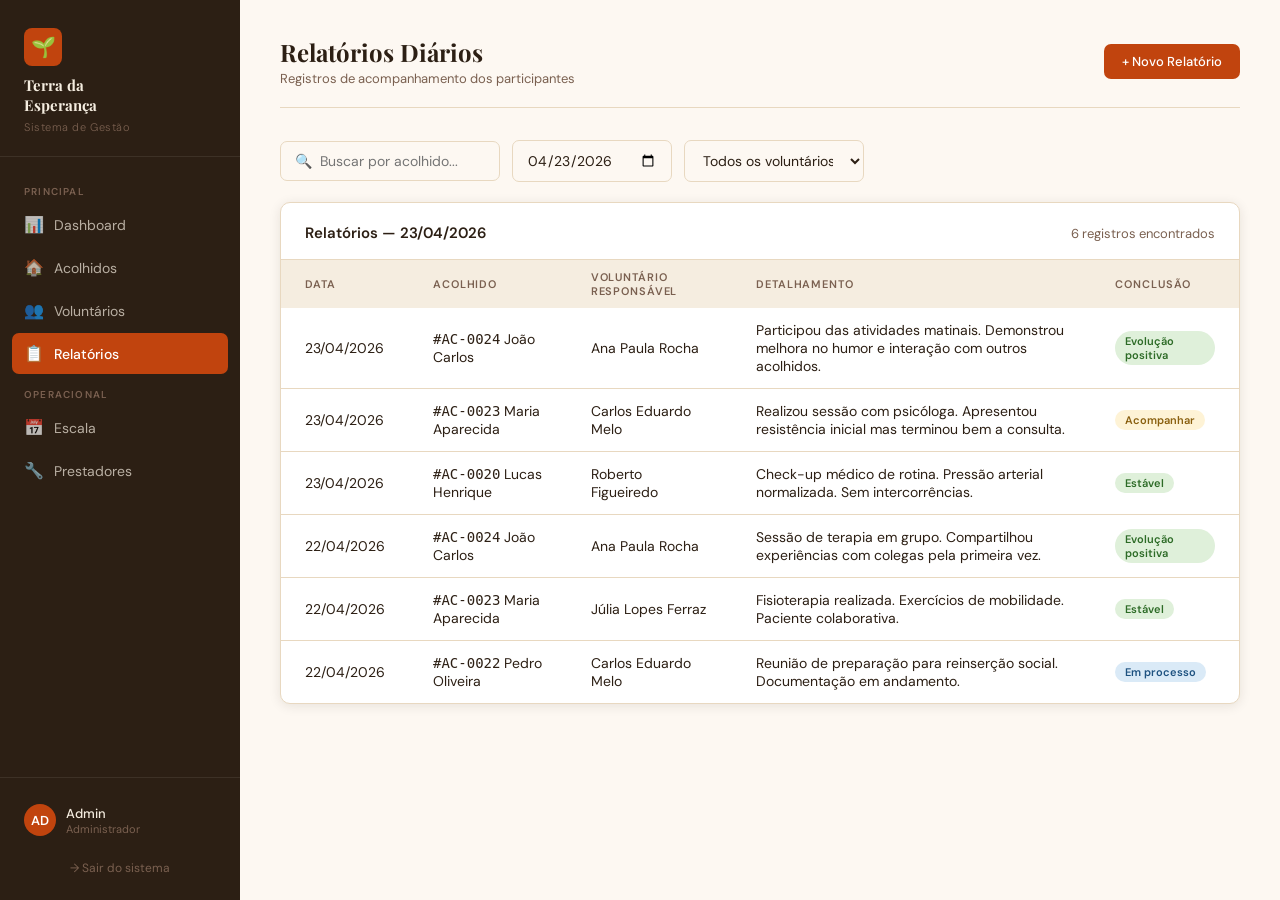
<file: view/relatorios.html>
<!DOCTYPE html>
<html lang="pt-BR">
<head>
  <meta charset="UTF-8" />
  <meta name="viewport" content="width=device-width, initial-scale=1.0" />
  <title>Terra da Esperança – Relatórios</title>
  <link rel="stylesheet" href="styles/style.css" />
</head>
<body>
<div class="layout">

  <aside class="sidebar">
    <div class="sidebar-brand">
      <div class="logo-icon">🌱</div>
      <h2>Terra da<br>Esperança</h2>
      <span>Sistema de Gestão</span>
    </div>
    <nav class="sidebar-nav">
      <div class="nav-section">Principal</div>
      <a href="dashboard.html"  class="nav-link"><span class="icon">📊</span> Dashboard</a>
      <a href="acolhidos.html"  class="nav-link"><span class="icon">🏠</span> Acolhidos</a>
      <a href="voluntarios.html" class="nav-link"><span class="icon">👥</span> Voluntários</a>
      <a href="relatorios.html" class="nav-link active"><span class="icon">📋</span> Relatórios</a>
      <div class="nav-section">Operacional</div>
      <a href="escala.html"      class="nav-link"><span class="icon">📅</span> Escala</a>
      <a href="prestadores.html" class="nav-link"><span class="icon">🔧</span> Prestadores</a>
    </nav>
    <div class="sidebar-footer">
      <div class="user-info">
        <div class="user-avatar">AD</div>
        <div>
          <div class="user-name">Admin</div>
          <div class="user-role">Administrador</div>
        </div>
      </div>
      <a href="index.html" class="logout-link">→ Sair do sistema</a>
    </div>
  </aside>

  <main class="main">
    <div class="topbar">
      <div>
        <div class="topbar-title">Relatórios Diários</div>
        <div class="topbar-subtitle">Registros de acompanhamento dos participantes</div>
      </div>
      <a href="novo-relatorio.html" class="btn btn-primary">+ Novo Relatório</a>
    </div>

    <!-- Filtros -->
    <div style="display:flex;gap:12px;margin-bottom:20px;align-items:center;flex-wrap:wrap;">
      <input type="text" placeholder="🔍  Buscar por acolhido..." style="width:220px;"/>
      <input type="date" value="2026-04-23" style="width:160px;"/>
      <select style="width:180px;">
        <option>Todos os voluntários</option>
        <option>Ana Paula Rocha</option>
        <option>Carlos Eduardo Melo</option>
        <option>Roberto Figueiredo</option>
      </select>
    </div>

    <div class="section-box">
      <div class="section-box-header">
        <h3>Relatórios — 23/04/2026</h3>
        <span style="font-size:13px;color:var(--text-muted);">6 registros encontrados</span>
      </div>
      <table>
        <thead>
          <tr>
            <th>Data</th>
            <th>Acolhido</th>
            <th>Voluntário Responsável</th>
            <th>Detalhamento</th>
            <th>Conclusão</th>
          </tr>
        </thead>
        <tbody>
          <tr>
            <td>23/04/2026</td>
            <td><code>#AC-0024</code> João Carlos</td>
            <td>Ana Paula Rocha</td>
            <td>Participou das atividades matinais. Demonstrou melhora no humor e interação com outros acolhidos.</td>
            <td><span class="badge badge-ativo">Evolução positiva</span></td>
          </tr>
          <tr>
            <td>23/04/2026</td>
            <td><code>#AC-0023</code> Maria Aparecida</td>
            <td>Carlos Eduardo Melo</td>
            <td>Realizou sessão com psicóloga. Apresentou resistência inicial mas terminou bem a consulta.</td>
            <td><span class="badge badge-espera">Acompanhar</span></td>
          </tr>
          <tr>
            <td>23/04/2026</td>
            <td><code>#AC-0020</code> Lucas Henrique</td>
            <td>Roberto Figueiredo</td>
            <td>Check-up médico de rotina. Pressão arterial normalizada. Sem intercorrências.</td>
            <td><span class="badge badge-ativo">Estável</span></td>
          </tr>
          <tr>
            <td>22/04/2026</td>
            <td><code>#AC-0024</code> João Carlos</td>
            <td>Ana Paula Rocha</td>
            <td>Sessão de terapia em grupo. Compartilhou experiências com colegas pela primeira vez.</td>
            <td><span class="badge badge-ativo">Evolução positiva</span></td>
          </tr>
          <tr>
            <td>22/04/2026</td>
            <td><code>#AC-0023</code> Maria Aparecida</td>
            <td>Júlia Lopes Ferraz</td>
            <td>Fisioterapia realizada. Exercícios de mobilidade. Paciente colaborativa.</td>
            <td><span class="badge badge-ativo">Estável</span></td>
          </tr>
          <tr>
            <td>22/04/2026</td>
            <td><code>#AC-0022</code> Pedro Oliveira</td>
            <td>Carlos Eduardo Melo</td>
            <td>Reunião de preparação para reinserção social. Documentação em andamento.</td>
            <td><span class="badge badge-acolhido">Em processo</span></td>
          </tr>
        </tbody>
      </table>
    </div>
  </main>

</div>
</body>
</html>
</file>
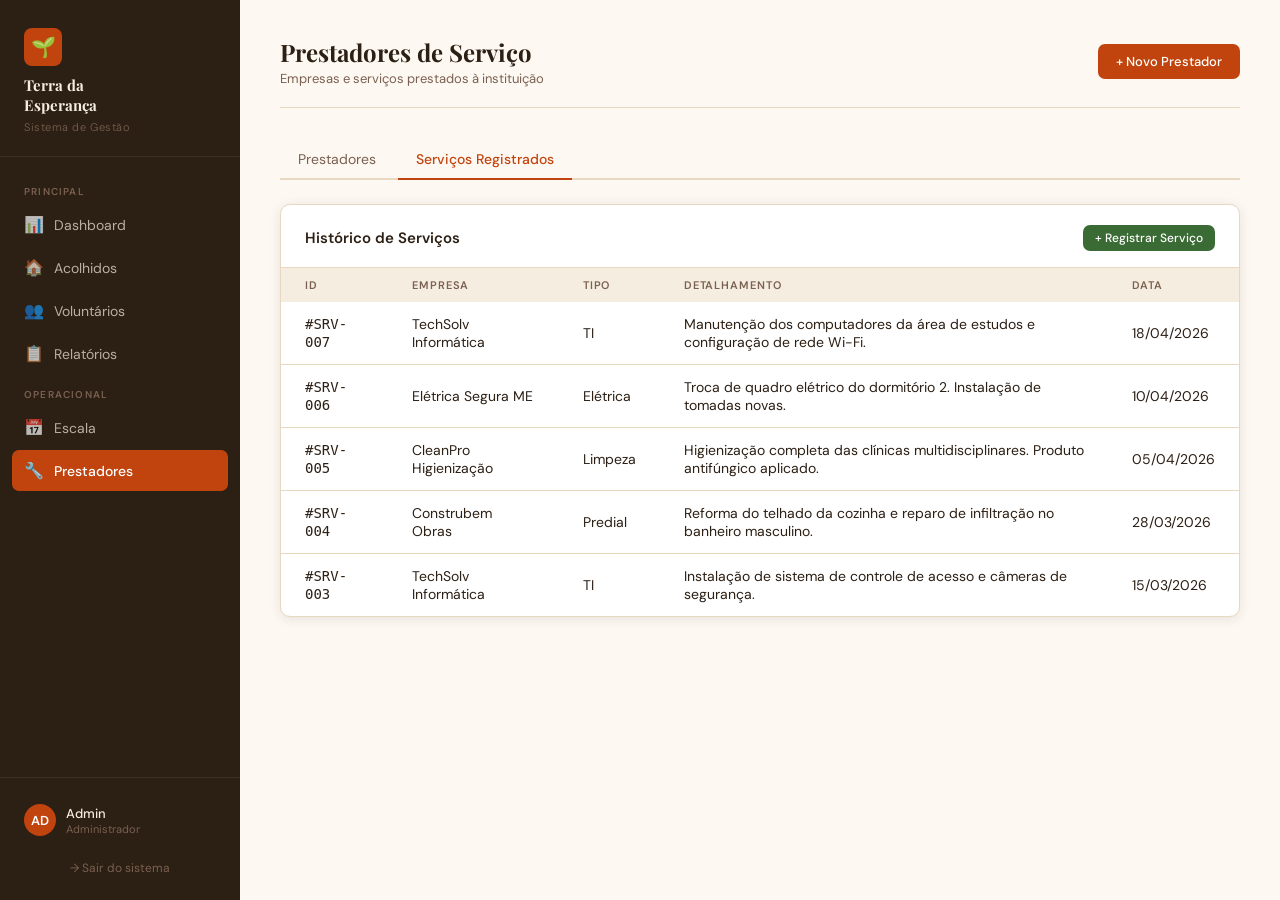
<file: view/servicos.html>
<!DOCTYPE html>
<html lang="pt-BR">
<head>
  <meta charset="UTF-8" />
  <meta name="viewport" content="width=device-width, initial-scale=1.0" />
  <title>Terra da Esperança – Serviços Prestados</title>
  <link rel="stylesheet" href="styles/style.css" />
</head>
<body>
<div class="layout">

  <aside class="sidebar">
    <div class="sidebar-brand">
      <div class="logo-icon">🌱</div>
      <h2>Terra da<br>Esperança</h2>
      <span>Sistema de Gestão</span>
    </div>
    <nav class="sidebar-nav">
      <div class="nav-section">Principal</div>
      <a href="dashboard.html"  class="nav-link"><span class="icon">📊</span> Dashboard</a>
      <a href="acolhidos.html"  class="nav-link"><span class="icon">🏠</span> Acolhidos</a>
      <a href="voluntarios.html" class="nav-link"><span class="icon">👥</span> Voluntários</a>
      <a href="relatorios.html" class="nav-link"><span class="icon">📋</span> Relatórios</a>
      <div class="nav-section">Operacional</div>
      <a href="escala.html"      class="nav-link"><span class="icon">📅</span> Escala</a>
      <a href="prestadores.html" class="nav-link active"><span class="icon">🔧</span> Prestadores</a>
    </nav>
    <div class="sidebar-footer">
      <div class="user-info">
        <div class="user-avatar">AD</div>
        <div>
          <div class="user-name">Admin</div>
          <div class="user-role">Administrador</div>
        </div>
      </div>
      <a href="index.html" class="logout-link">→ Sair do sistema</a>
    </div>
  </aside>

  <main class="main">
    <div class="topbar">
      <div>
        <div class="topbar-title">Prestadores de Serviço</div>
        <div class="topbar-subtitle">Empresas e serviços prestados à instituição</div>
      </div>
      <a href="cadastrar-prestador.html" class="btn btn-primary">+ Novo Prestador</a>
    </div>

    <!-- Tabs -->
    <div style="display:flex;gap:4px;margin-bottom:24px;border-bottom:2px solid var(--areia-dark);">
      <a href="prestadores.html" style="padding:10px 18px;font-size:14px;font-weight:400;color:var(--text-muted);text-decoration:none;">Prestadores</a>
      <a href="servicos.html"    style="padding:10px 18px;font-size:14px;font-weight:500;color:var(--terra);border-bottom:2px solid var(--terra);margin-bottom:-2px;text-decoration:none;">Serviços Registrados</a>
    </div>

    <div class="section-box">
      <div class="section-box-header">
        <h3>Histórico de Serviços</h3>
        <a href="#" class="btn btn-verde btn-sm">+ Registrar Serviço</a>
      </div>
      <table>
        <thead>
          <tr>
            <th>ID</th>
            <th>Empresa</th>
            <th>Tipo</th>
            <th>Detalhamento</th>
            <th>Data</th>
          </tr>
        </thead>
        <tbody>
          <tr>
            <td><code>#SRV-007</code></td>
            <td>TechSolv Informática</td>
            <td>TI</td>
            <td>Manutenção dos computadores da área de estudos e configuração de rede Wi-Fi.</td>
            <td>18/04/2026</td>
          </tr>
          <tr>
            <td><code>#SRV-006</code></td>
            <td>Elétrica Segura ME</td>
            <td>Elétrica</td>
            <td>Troca de quadro elétrico do dormitório 2. Instalação de tomadas novas.</td>
            <td>10/04/2026</td>
          </tr>
          <tr>
            <td><code>#SRV-005</code></td>
            <td>CleanPro Higienização</td>
            <td>Limpeza</td>
            <td>Higienização completa das clínicas multidisciplinares. Produto antifúngico aplicado.</td>
            <td>05/04/2026</td>
          </tr>
          <tr>
            <td><code>#SRV-004</code></td>
            <td>Construbem Obras</td>
            <td>Predial</td>
            <td>Reforma do telhado da cozinha e reparo de infiltração no banheiro masculino.</td>
            <td>28/03/2026</td>
          </tr>
          <tr>
            <td><code>#SRV-003</code></td>
            <td>TechSolv Informática</td>
            <td>TI</td>
            <td>Instalação de sistema de controle de acesso e câmeras de segurança.</td>
            <td>15/03/2026</td>
          </tr>
        </tbody>
      </table>
    </div>
  </main>

</div>
</body>
</html>
</file>
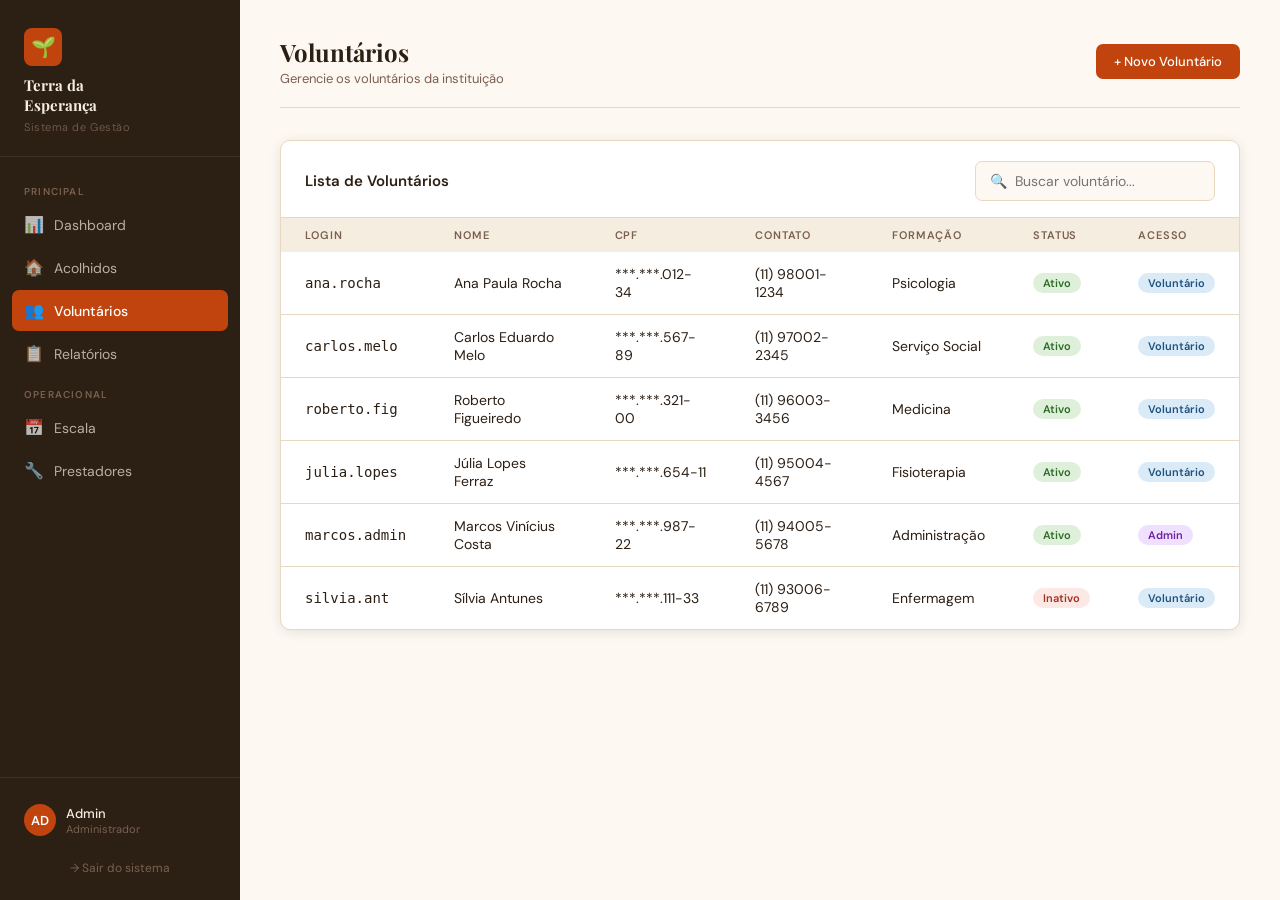
<file: view/voluntarios.html>
<!DOCTYPE html>
<html lang="pt-BR">
<head>
  <meta charset="UTF-8" />
  <meta name="viewport" content="width=device-width, initial-scale=1.0" />
  <title>Terra da Esperança – Voluntários</title>
  <link rel="stylesheet" href="styles/style.css" />
</head>
<body>
<div class="layout">

  <aside class="sidebar">
    <div class="sidebar-brand">
      <div class="logo-icon">🌱</div>
      <h2>Terra da<br>Esperança</h2>
      <span>Sistema de Gestão</span>
    </div>
    <nav class="sidebar-nav">
      <div class="nav-section">Principal</div>
      <a href="dashboard.html"  class="nav-link"><span class="icon">📊</span> Dashboard</a>
      <a href="acolhidos.html"  class="nav-link"><span class="icon">🏠</span> Acolhidos</a>
      <a href="voluntarios.html" class="nav-link active"><span class="icon">👥</span> Voluntários</a>
      <a href="relatorios.html" class="nav-link"><span class="icon">📋</span> Relatórios</a>
      <div class="nav-section">Operacional</div>
      <a href="escala.html"      class="nav-link"><span class="icon">📅</span> Escala</a>
      <a href="prestadores.html" class="nav-link"><span class="icon">🔧</span> Prestadores</a>
    </nav>
    <div class="sidebar-footer">
      <div class="user-info">
        <div class="user-avatar">AD</div>
        <div>
          <div class="user-name">Admin</div>
          <div class="user-role">Administrador</div>
        </div>
      </div>
      <a href="index.html" class="logout-link">→ Sair do sistema</a>
    </div>
  </aside>

  <main class="main">
    <div class="topbar">
      <div>
        <div class="topbar-title">Voluntários</div>
        <div class="topbar-subtitle">Gerencie os voluntários da instituição</div>
      </div>
      <a href="cadastrar-voluntario.html" class="btn btn-primary">+ Novo Voluntário</a>
    </div>

    <div class="section-box">
      <div class="section-box-header">
        <h3>Lista de Voluntários</h3>
        <input type="text" placeholder="🔍  Buscar voluntário..." style="width:240px;"/>
      </div>
      <table>
        <thead>
          <tr>
            <th>Login</th>
            <th>Nome</th>
            <th>CPF</th>
            <th>Contato</th>
            <th>Formação</th>
            <th>Status</th>
            <th>Acesso</th>
          </tr>
        </thead>
        <tbody>
          <tr>
            <td><code>ana.rocha</code></td>
            <td>Ana Paula Rocha</td>
            <td>***.***.012-34</td>
            <td>(11) 98001-1234</td>
            <td>Psicologia</td>
            <td><span class="badge badge-ativo">Ativo</span></td>
            <td><span class="badge badge-acolhido">Voluntário</span></td>
          </tr>
          <tr>
            <td><code>carlos.melo</code></td>
            <td>Carlos Eduardo Melo</td>
            <td>***.***.567-89</td>
            <td>(11) 97002-2345</td>
            <td>Serviço Social</td>
            <td><span class="badge badge-ativo">Ativo</span></td>
            <td><span class="badge badge-acolhido">Voluntário</span></td>
          </tr>
          <tr>
            <td><code>roberto.fig</code></td>
            <td>Roberto Figueiredo</td>
            <td>***.***.321-00</td>
            <td>(11) 96003-3456</td>
            <td>Medicina</td>
            <td><span class="badge badge-ativo">Ativo</span></td>
            <td><span class="badge badge-acolhido">Voluntário</span></td>
          </tr>
          <tr>
            <td><code>julia.lopes</code></td>
            <td>Júlia Lopes Ferraz</td>
            <td>***.***.654-11</td>
            <td>(11) 95004-4567</td>
            <td>Fisioterapia</td>
            <td><span class="badge badge-ativo">Ativo</span></td>
            <td><span class="badge badge-acolhido">Voluntário</span></td>
          </tr>
          <tr>
            <td><code>marcos.admin</code></td>
            <td>Marcos Vinícius Costa</td>
            <td>***.***.987-22</td>
            <td>(11) 94005-5678</td>
            <td>Administração</td>
            <td><span class="badge badge-ativo">Ativo</span></td>
            <td><span class="badge" style="background:#f0e0ff;color:#6b20a3;">Admin</span></td>
          </tr>
          <tr>
            <td><code>silvia.ant</code></td>
            <td>Sílvia Antunes</td>
            <td>***.***.111-33</td>
            <td>(11) 93006-6789</td>
            <td>Enfermagem</td>
            <td><span class="badge badge-inativo">Inativo</span></td>
            <td><span class="badge badge-acolhido">Voluntário</span></td>
          </tr>
        </tbody>
      </table>
    </div>
  </main>

</div>
</body>
</html>
</file>
<file: view/styles/style.css>
@import url('https://fonts.googleapis.com/css2?family=Playfair+Display:wght@500;700&family=DM+Sans:wght@300;400;500;600&display=swap');

:root {
  --terra: #c1440e;
  --terra-light: #e8613a;
  --terra-dark: #8f2f08;
  --verde: #3a6b35;
  --verde-light: #4e8f48;
  --areia: #f5ede0;
  --areia-dark: #e8d8c0;
  --creme: #fdf8f2;
  --text: #2c1f14;
  --text-muted: #7a6050;
  --sidebar-w: 240px;
  --radius: 10px;
  --shadow: 0 2px 12px rgba(44,31,20,0.10);
}

* { box-sizing: border-box; margin: 0; padding: 0; }

body {
  font-family: 'DM Sans', sans-serif;
  background: var(--creme);
  color: var(--text);
  min-height: 100vh;
}

/* ── SIDEBAR ── */
.layout { display: flex; min-height: 100vh; }

.sidebar {
  width: var(--sidebar-w);
  background: var(--text);
  display: flex;
  flex-direction: column;
  padding: 0;
  flex-shrink: 0;
  position: fixed;
  top: 0; left: 0; bottom: 0;
}

.sidebar-brand {
  padding: 28px 24px 20px;
  border-bottom: 1px solid rgba(255,255,255,0.08);
}

.sidebar-brand .logo-icon {
  width: 38px; height: 38px;
  background: var(--terra);
  border-radius: 8px;
  display: flex; align-items: center; justify-content: center;
  font-size: 20px;
  margin-bottom: 10px;
}

.sidebar-brand h2 {
  font-family: 'Playfair Display', serif;
  font-size: 15px;
  color: var(--areia);
  line-height: 1.3;
}

.sidebar-brand span {
  font-family: 'DM Sans', sans-serif;
  font-size: 11px;
  color: var(--text-muted);
  font-weight: 300;
  letter-spacing: 0.05em;
}

.sidebar-nav {
  padding: 16px 12px;
  flex: 1;
}

.nav-section {
  font-size: 10px;
  font-weight: 600;
  letter-spacing: 0.12em;
  color: var(--text-muted);
  text-transform: uppercase;
  padding: 12px 12px 6px;
}

.nav-link {
  display: flex;
  align-items: center;
  gap: 10px;
  padding: 10px 12px;
  border-radius: 7px;
  color: rgba(245,237,224,0.7);
  text-decoration: none;
  font-size: 14px;
  font-weight: 400;
  margin-bottom: 2px;
  transition: background 0.15s, color 0.15s;
}

.nav-link:hover {
  background: rgba(255,255,255,0.06);
  color: var(--areia);
}

.nav-link.active {
  background: var(--terra);
  color: #fff;
  font-weight: 500;
}

.nav-link .icon { font-size: 16px; width: 20px; text-align: center; }

.sidebar-footer {
  padding: 16px 12px;
  border-top: 1px solid rgba(255,255,255,0.08);
}

.user-info {
  display: flex; align-items: center; gap: 10px;
  padding: 10px 12px;
  border-radius: 7px;
}

.user-avatar {
  width: 32px; height: 32px;
  background: var(--terra);
  border-radius: 50%;
  display: flex; align-items: center; justify-content: center;
  font-size: 13px; color: #fff; font-weight: 600;
}

.user-name { font-size: 13px; color: var(--areia); font-weight: 500; }
.user-role { font-size: 11px; color: var(--text-muted); }

.logout-link {
  display: block;
  text-align: center;
  padding: 8px;
  margin-top: 6px;
  border-radius: 7px;
  color: var(--text-muted);
  text-decoration: none;
  font-size: 12px;
  transition: color 0.15s;
}
.logout-link:hover { color: var(--terra-light); }

/* ── MAIN CONTENT ── */
.main {
  margin-left: var(--sidebar-w);
  flex: 1;
  padding: 36px 40px;
}

.page-header {
  margin-bottom: 32px;
}

.page-header h1 {
  font-family: 'Playfair Display', serif;
  font-size: 28px;
  font-weight: 700;
  color: var(--text);
}

.page-header p {
  font-size: 14px;
  color: var(--text-muted);
  margin-top: 4px;
}

/* ── CARDS ── */
.cards-grid {
  display: grid;
  grid-template-columns: repeat(auto-fill, minmax(200px, 1fr));
  gap: 18px;
  margin-bottom: 32px;
}

.card {
  background: #fff;
  border-radius: var(--radius);
  padding: 22px 22px;
  box-shadow: var(--shadow);
  border: 1px solid var(--areia-dark);
}

.card-icon {
  font-size: 28px;
  margin-bottom: 12px;
}

.card-value {
  font-size: 32px;
  font-weight: 600;
  color: var(--text);
  font-family: 'Playfair Display', serif;
}

.card-label {
  font-size: 13px;
  color: var(--text-muted);
  margin-top: 2px;
}

.card-accent { border-left: 4px solid var(--terra); }
.card-verde  { border-left: 4px solid var(--verde); }
.card-gold   { border-left: 4px solid #c8922a; }
.card-blue   { border-left: 4px solid #3a6899; }

/* ── TABLE ── */
.section-box {
  background: #fff;
  border-radius: var(--radius);
  box-shadow: var(--shadow);
  border: 1px solid var(--areia-dark);
  margin-bottom: 24px;
}

.section-box-header {
  display: flex;
  align-items: center;
  justify-content: space-between;
  padding: 20px 24px 16px;
  border-bottom: 1px solid var(--areia-dark);
}

.section-box-header h3 {
  font-size: 15px;
  font-weight: 600;
  color: var(--text);
}

table {
  width: 100%;
  border-collapse: collapse;
}

th {
  text-align: left;
  font-size: 11px;
  font-weight: 600;
  letter-spacing: 0.08em;
  text-transform: uppercase;
  color: var(--text-muted);
  padding: 10px 24px;
  background: var(--areia);
}

td {
  padding: 13px 24px;
  font-size: 14px;
  border-bottom: 1px solid var(--areia-dark);
  color: var(--text);
}

tr:last-child td { border-bottom: none; }
tr:hover td { background: #fdf5ec; }

/* ── BADGE ── */
.badge {
  display: inline-block;
  padding: 3px 10px;
  border-radius: 20px;
  font-size: 11px;
  font-weight: 600;
}

.badge-ativo   { background: #dff0da; color: #2d6b27; }
.badge-inativo { background: #fce8e4; color: #a33020; }
.badge-espera  { background: #fef3d6; color: #8a6010; }
.badge-acolhido { background: #daeaf7; color: #1e5280; }

/* ── BUTTONS ── */
.btn {
  display: inline-flex;
  align-items: center;
  gap: 6px;
  padding: 9px 18px;
  border-radius: 7px;
  font-family: 'DM Sans', sans-serif;
  font-size: 13px;
  font-weight: 500;
  cursor: pointer;
  border: none;
  text-decoration: none;
  transition: filter 0.15s, transform 0.1s;
}

.btn:hover { filter: brightness(1.07); transform: translateY(-1px); }
.btn:active { transform: translateY(0); }

.btn-primary { background: var(--terra); color: #fff; }
.btn-secondary { background: var(--areia-dark); color: var(--text); }
.btn-verde { background: var(--verde); color: #fff; }
.btn-sm { padding: 5px 12px; font-size: 12px; }

/* ── FORM ── */
.form-grid {
  display: grid;
  grid-template-columns: 1fr 1fr;
  gap: 18px;
  padding: 24px;
}

.form-group { display: flex; flex-direction: column; gap: 6px; }
.form-group.full { grid-column: 1 / -1; }

label {
  font-size: 12px;
  font-weight: 600;
  color: var(--text-muted);
  letter-spacing: 0.04em;
  text-transform: uppercase;
}

input, select, textarea {
  font-family: 'DM Sans', sans-serif;
  font-size: 14px;
  padding: 10px 14px;
  border: 1px solid var(--areia-dark);
  border-radius: 7px;
  background: var(--creme);
  color: var(--text);
  outline: none;
  transition: border-color 0.15s;
}

input:focus, select:focus, textarea:focus {
  border-color: var(--terra);
}

textarea { resize: vertical; min-height: 90px; }

.form-footer {
  padding: 16px 24px 24px;
  display: flex;
  gap: 10px;
}

/* ── LOGIN ── */
.login-page {
  min-height: 100vh;
  display: flex;
  align-items: center;
  justify-content: center;
  background: var(--text);
}

.login-bg-decor {
  position: fixed;
  top: 0; right: 0;
  width: 55%;
  height: 100%;
  background: linear-gradient(135deg, var(--terra-dark), var(--terra));
  clip-path: polygon(15% 0, 100% 0, 100% 100%, 0% 100%);
  opacity: 0.6;
}

.login-card {
  position: relative;
  background: var(--creme);
  border-radius: 16px;
  padding: 48px 44px;
  width: 420px;
  box-shadow: 0 20px 60px rgba(0,0,0,0.4);
}

.login-logo {
  display: flex; align-items: center; gap: 12px;
  margin-bottom: 32px;
}

.login-logo-icon {
  width: 44px; height: 44px;
  background: var(--terra);
  border-radius: 10px;
  display: flex; align-items: center; justify-content: center;
  font-size: 22px;
}

.login-logo h1 {
  font-family: 'Playfair Display', serif;
  font-size: 18px;
  color: var(--text);
  line-height: 1.2;
}

.login-logo p {
  font-size: 11px;
  color: var(--text-muted);
}

.login-card h2 {
  font-size: 22px;
  font-weight: 600;
  margin-bottom: 6px;
}

.login-card .subtitle {
  font-size: 14px;
  color: var(--text-muted);
  margin-bottom: 28px;
}

.login-form { display: flex; flex-direction: column; gap: 16px; }

.login-form input {
  width: 100%;
  padding: 12px 16px;
}

.login-form .btn {
  width: 100%;
  justify-content: center;
  padding: 13px;
  font-size: 15px;
  margin-top: 4px;
}

.forgot-link {
  text-align: center;
  margin-top: 12px;
  font-size: 13px;
  color: var(--text-muted);
}

.forgot-link a { color: var(--terra); text-decoration: none; }

/* ── TOPBAR ── */
.topbar {
  display: flex;
  align-items: center;
  justify-content: space-between;
  margin-bottom: 32px;
  padding-bottom: 20px;
  border-bottom: 1px solid var(--areia-dark);
}

.topbar-title {
  font-family: 'Playfair Display', serif;
  font-size: 24px;
  font-weight: 700;
}

.topbar-subtitle {
  font-size: 13px;
  color: var(--text-muted);
  margin-top: 2px;
}

/* ── ESCALA ── */
.week-grid {
  display: grid;
  grid-template-columns: repeat(7, 1fr);
  gap: 12px;
  padding: 24px;
}

.day-col {
  background: var(--areia);
  border-radius: 8px;
  overflow: hidden;
}

.day-header {
  background: var(--text);
  color: var(--areia);
  text-align: center;
  padding: 8px 4px;
  font-size: 11px;
  font-weight: 600;
  text-transform: uppercase;
  letter-spacing: 0.06em;
}

.day-date {
  text-align: center;
  font-size: 18px;
  font-weight: 600;
  font-family: 'Playfair Display', serif;
  padding: 8px 4px 6px;
  color: var(--text);
}

.day-slots { padding: 6px 8px 10px; }

.slot {
  background: #fff;
  border-radius: 6px;
  padding: 6px 8px;
  margin-bottom: 6px;
  font-size: 11px;
  border-left: 3px solid var(--terra);
}

.slot-name { font-weight: 600; color: var(--text); }
.slot-time { color: var(--text-muted); }

.slot-verde { border-color: var(--verde); }
.slot-gold  { border-color: #c8922a; }
</file>
